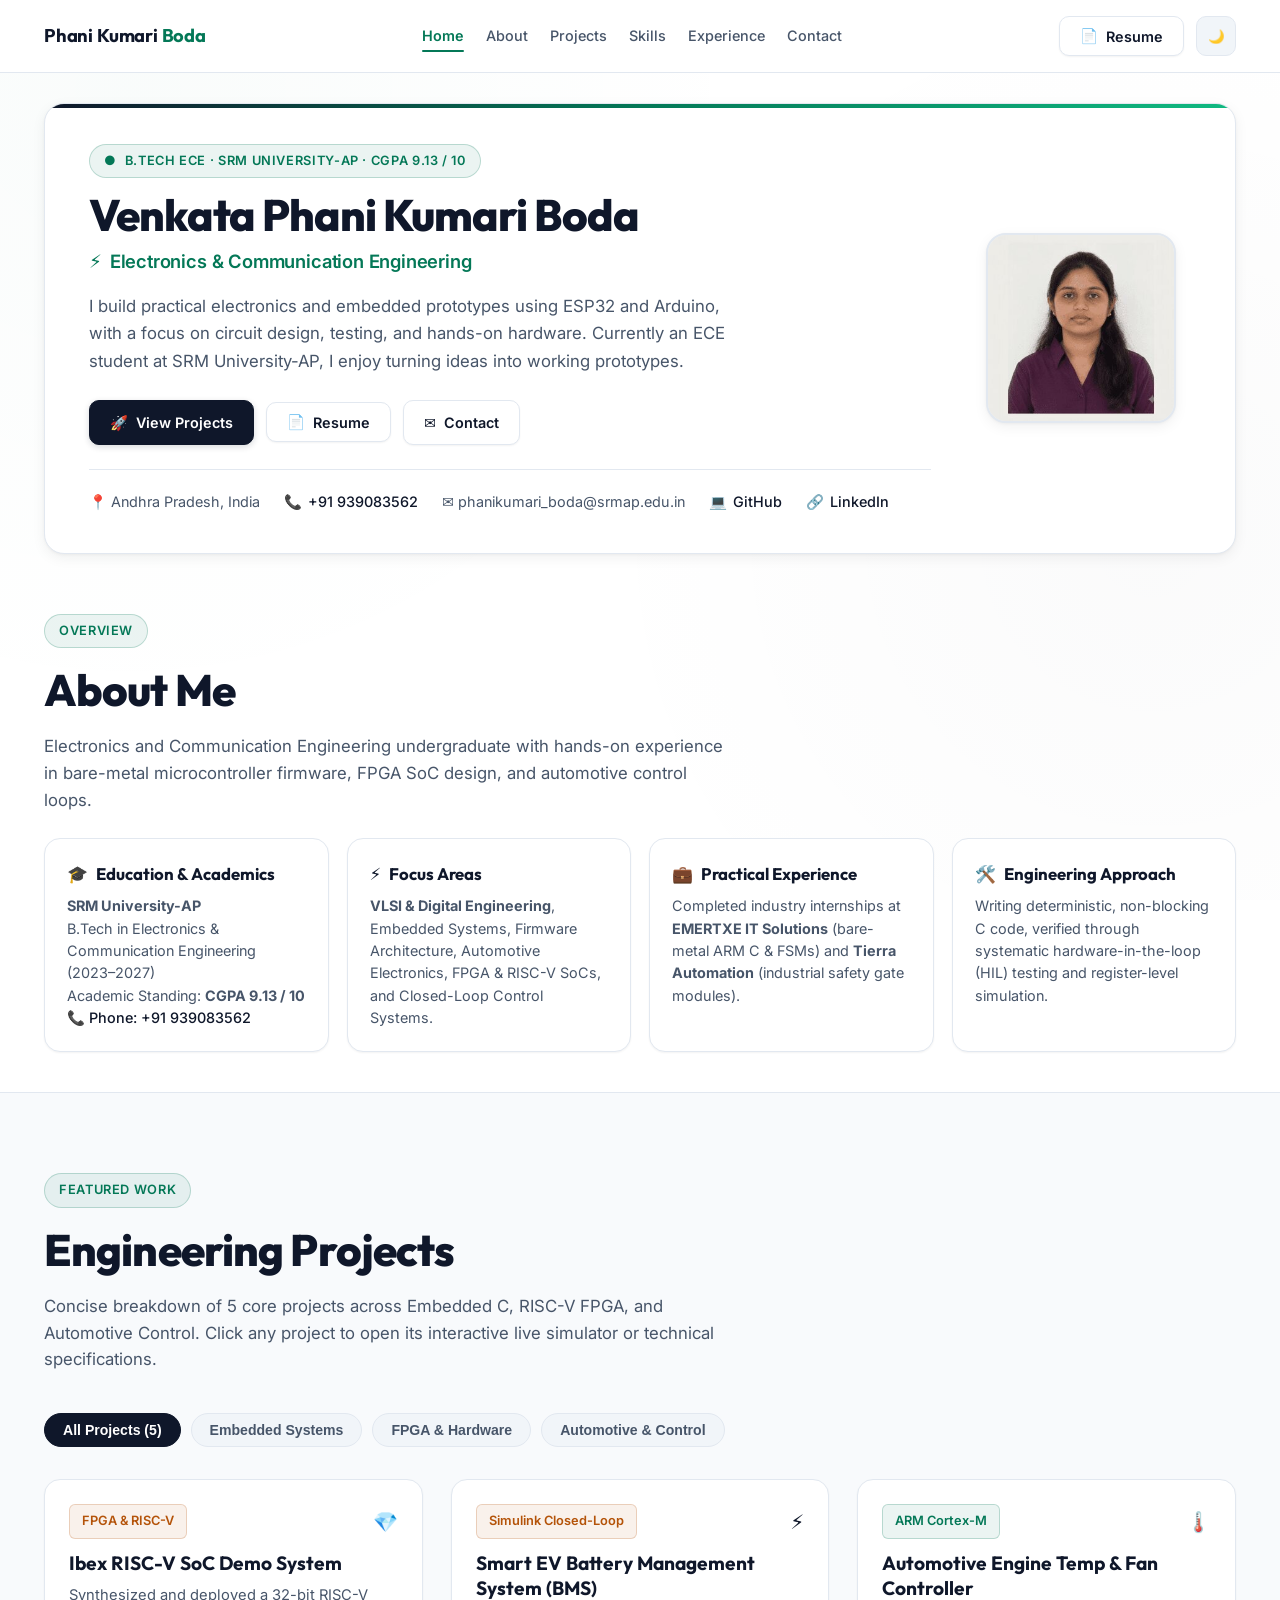
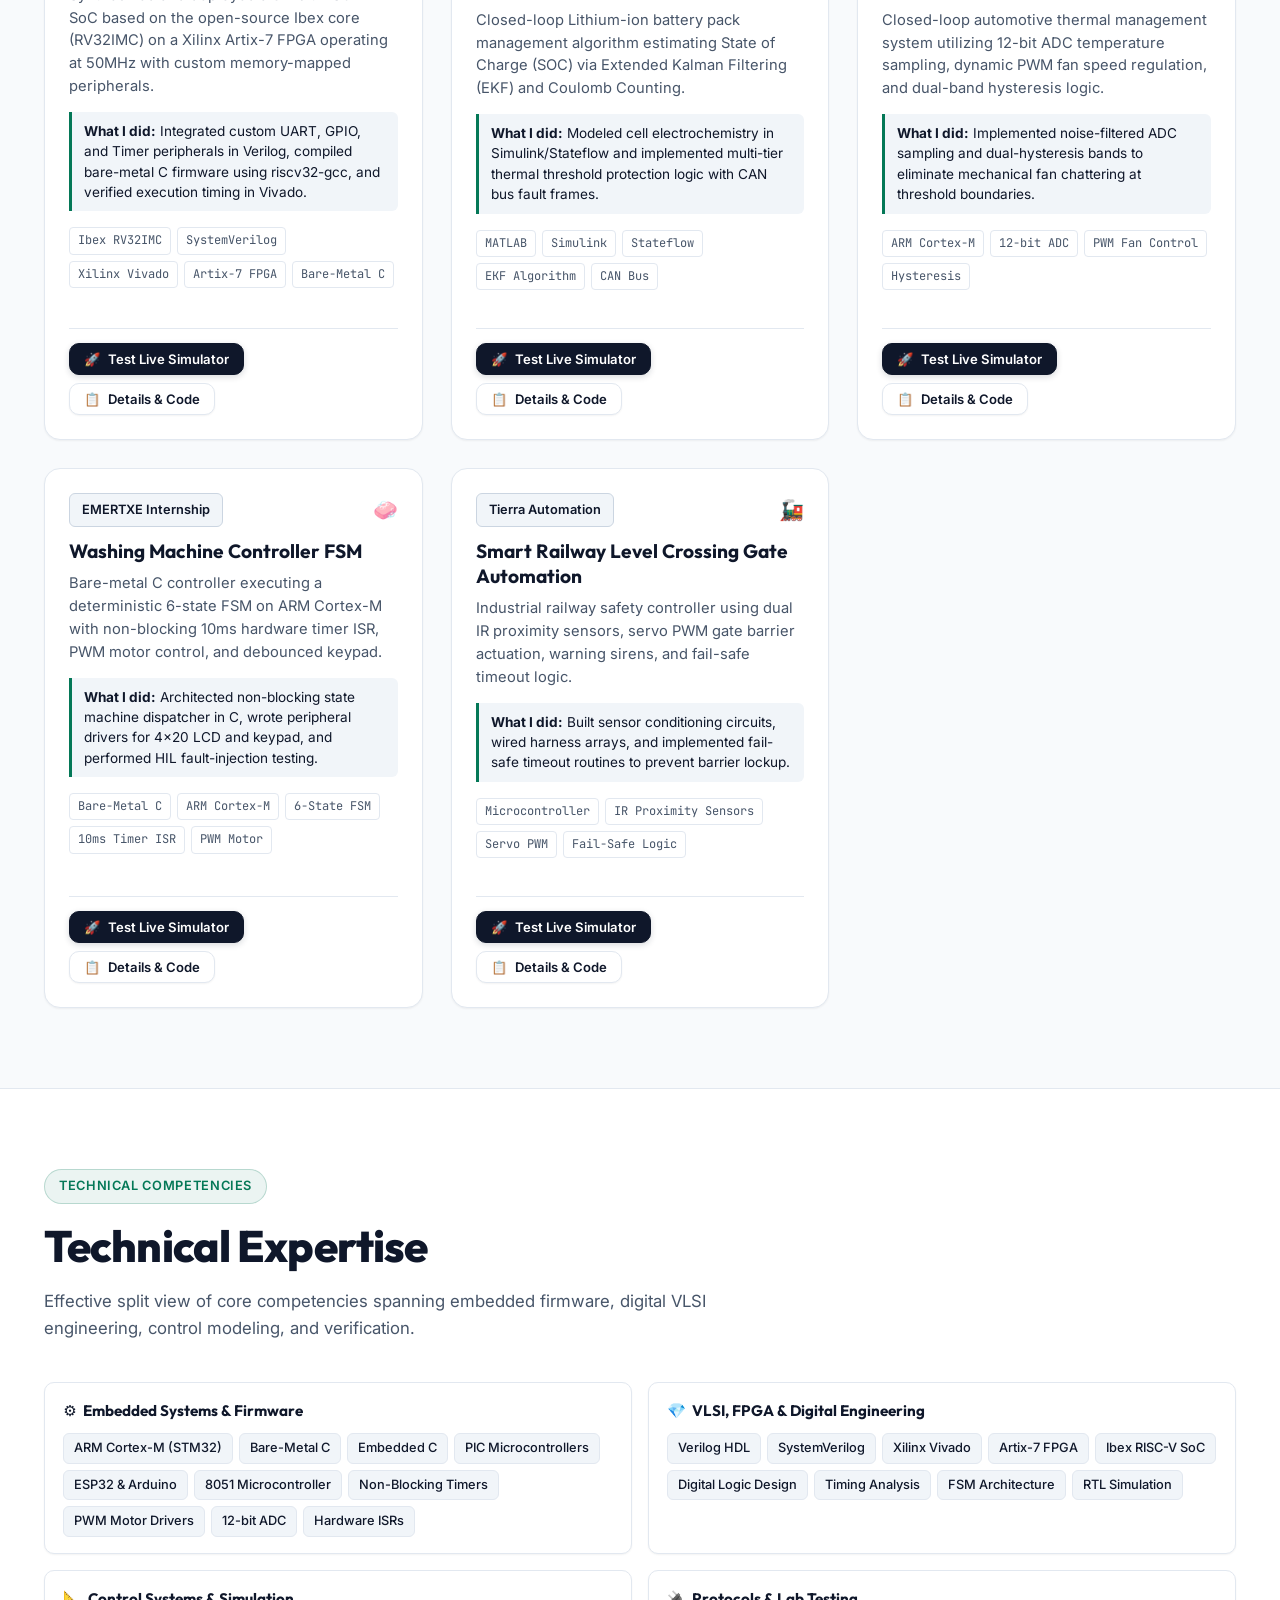
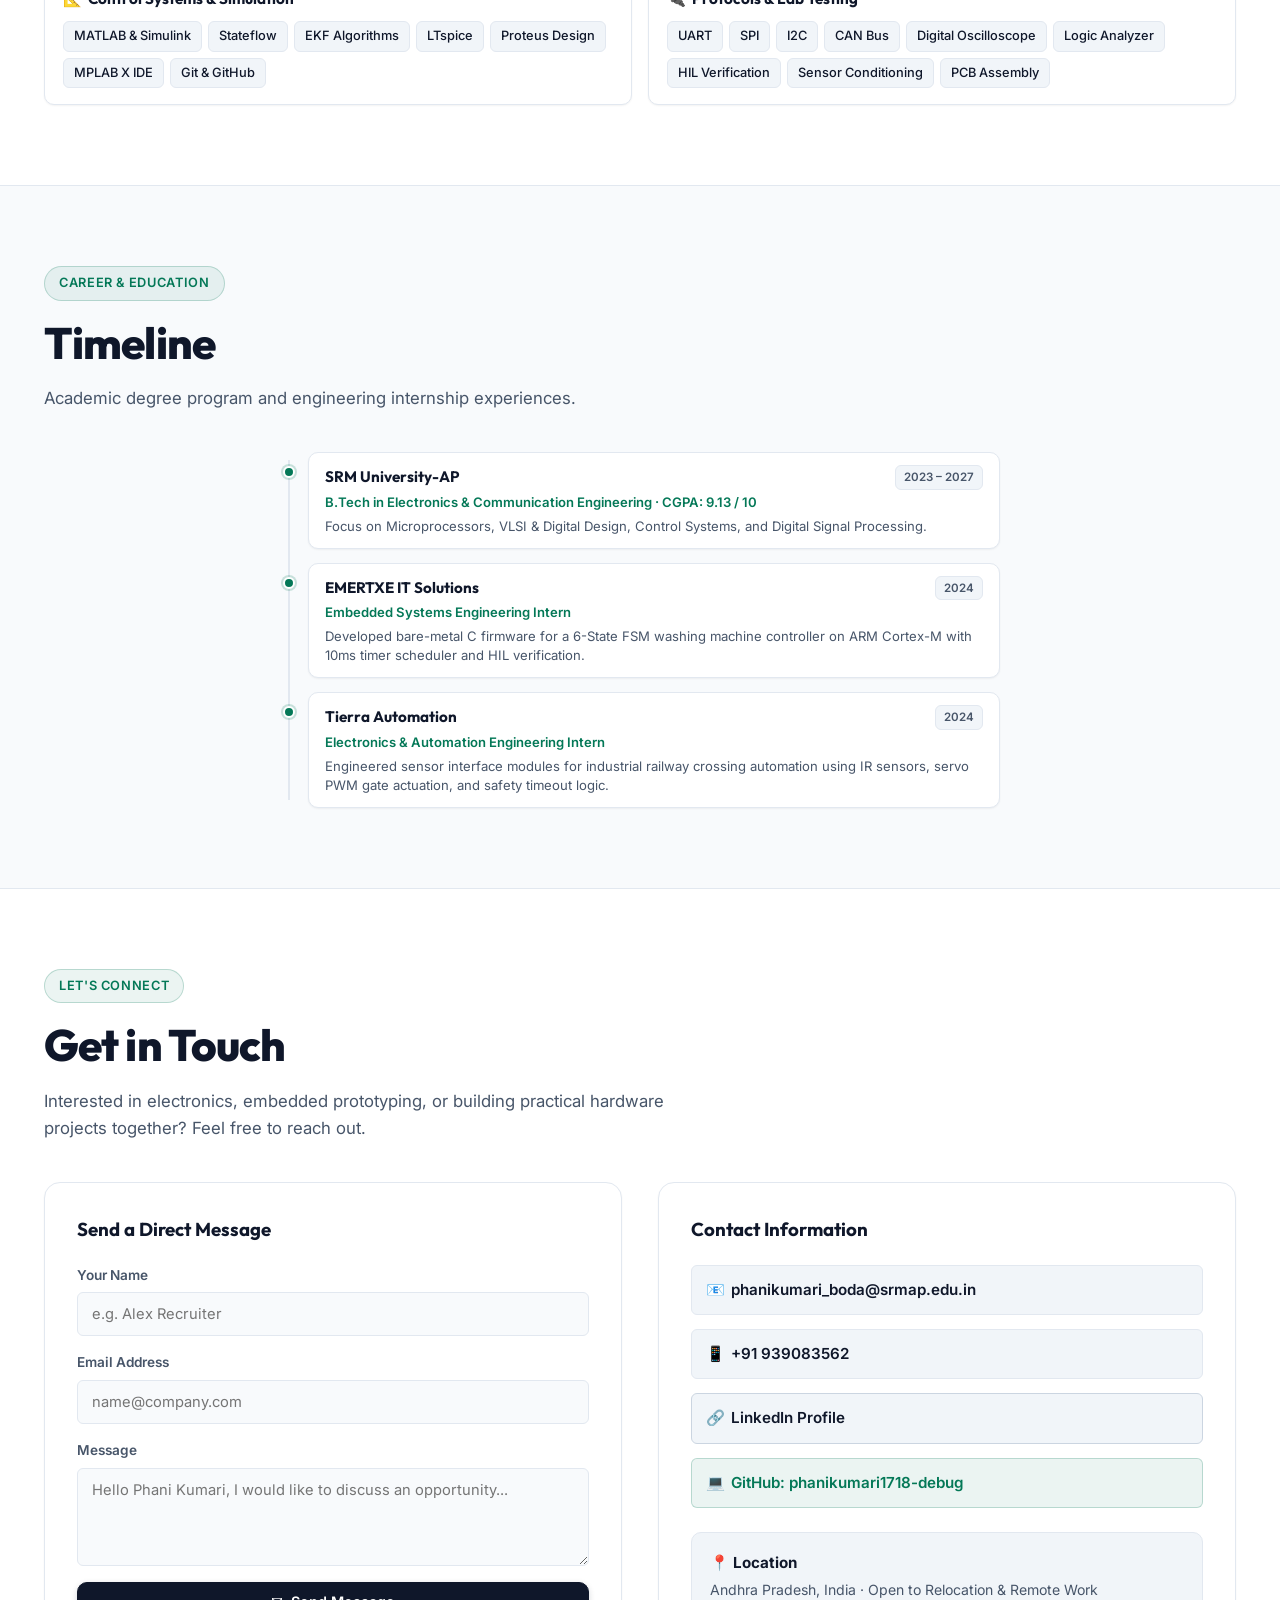
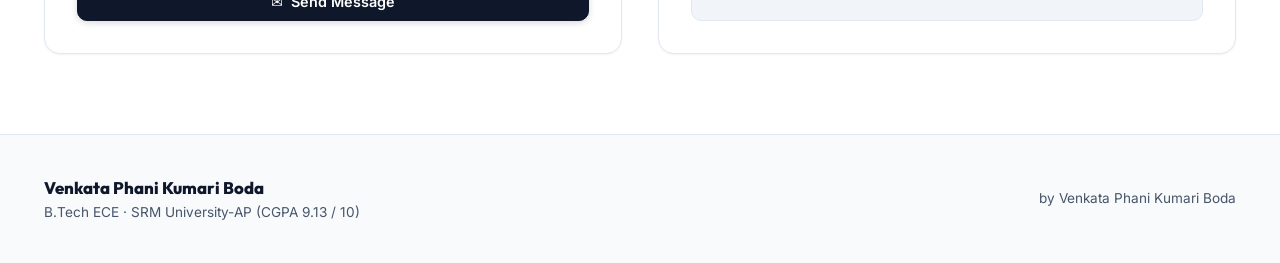
<file: index.html>
<!DOCTYPE html>
<html lang="en" data-theme="light">
<head>
  <meta charset="UTF-8">
  <meta name="viewport" content="width=device-width, initial-scale=1.0">
  <title>Venkata Phani Kumari Boda | Portfolio</title>
  <meta name="description" content="Personal portfolio of Venkata Phani Kumari Boda — Electronics & Communication Engineering student at SRM University-AP (CGPA 9.13). Embedded systems, FPGA, automotive, and hardware projects.">
  <link rel="stylesheet" href="/css/styles.css">
</head>
<body>

  <!-- NAVBAR -->
  <nav class="navbar">
    <div class="container nav-container">
      <a href="#home" class="nav-brand">
        <div class="brand-info">
          <div class="brand-name">Phani Kumari <span>Boda</span></div>
        </div>
      </a>

      <ul class="nav-links">
        <li><a href="#home" class="active">Home</a></li>
        <li><a href="#about">About</a></li>
        <li><a href="#projects">Projects</a></li>
        <li><a href="#skills">Skills</a></li>
        <li><a href="#experience">Experience</a></li>
        <li><a href="#contact">Contact</a></li>
      </ul>

      <div class="nav-actions">
        <button class="btn btn-outline nav-desktop-action" id="openResumeBtn">
          <span>📄</span> Resume
        </button>
        <button class="theme-toggle" id="themeToggleBtn" title="Toggle Theme" aria-label="Toggle Theme">
          <span id="themeIcon">🌙</span>
        </button>
        <button class="mobile-menu-btn" id="mobileMenuBtn" aria-label="Toggle navigation menu" aria-expanded="false">
          <span class="hamburger-line"></span>
          <span class="hamburger-line"></span>
          <span class="hamburger-line"></span>
        </button>
      </div>
    </div>

    <!-- Mobile Navigation Drawer -->
    <div class="mobile-nav-drawer" id="mobileNavDrawer">
      <ul class="mobile-nav-links">
        <li><a href="#home" class="mobile-nav-link active">Home</a></li>
        <li><a href="#about" class="mobile-nav-link">About</a></li>
        <li><a href="#projects" class="mobile-nav-link">Projects</a></li>
        <li><a href="#skills" class="mobile-nav-link">Skills</a></li>
        <li><a href="#experience" class="mobile-nav-link">Experience</a></li>
        <li><a href="#contact" class="mobile-nav-link">Contact</a></li>
      </ul>
      <div class="mobile-nav-actions">
        <button class="btn btn-outline" id="mobileOpenResumeBtn" style="width: 100%; justify-content: center;">
          <span>📄</span> View Resume
        </button>
      </div>
    </div>
  </nav>

  <!-- 1. PERSONAL HERO SECTION AT THE VERY TOP -->
  <section class="personal-hero-wrapper" id="home">
    <div class="container">
      <div class="personal-hero-card">
        
        <!-- LEFT: Candidate Personal Information -->
        <div class="personal-hero-info">
          <div class="section-tag" style="margin-bottom: 12px;">
            <span>●</span> B.Tech ECE · SRM University-AP · CGPA 9.13 / 10
          </div>
          <h1 class="personal-hero-name">Venkata Phani Kumari Boda</h1>
          <div class="personal-hero-degree">
            <span>⚡</span> Electronics & Communication Engineering
          </div>
          <p class="personal-hero-bio">
            I build practical electronics and embedded prototypes using ESP32 and Arduino, with a focus on circuit design, testing, and hands-on hardware. Currently an ECE student at SRM University-AP, I enjoy turning ideas into working prototypes.
          </p>

          <div class="personal-hero-cta">
            <a href="#projects" class="btn btn-primary">
              <span>🚀</span> View Projects
            </a>
            <button class="btn btn-outline" id="heroResumeBtn">
              <span>📄</span> Resume
            </button>
            <a href="#contact" class="btn btn-outline">
              <span>✉️</span> Contact
            </a>
          </div>

          <div class="personal-hero-meta">
            <span>📍 Andhra Pradesh, India</span>
            <a href="tel:+91939083562" class="copyable" data-copy="+91939083562" title="Click to call / copy">
              <span>📞</span> +91 939083562
            </a>
            <span class="copyable" data-copy="phanikumari_boda@srmap.edu.in" style="cursor: pointer;" title="Click to copy email">
              ✉️ phanikumari_boda@srmap.edu.in
            </span>
            <a href="https://github.com/phanikumari1718-debug" target="_blank" rel="noopener">
              <span>💻</span> GitHub
            </a>
            <a href="https://linkedin.com/in/phani-kumari" target="_blank" rel="noopener">
              <span>🔗</span> LinkedIn
            </a>
          </div>
        </div>

        <!-- RIGHT: Small Profile Photo Area (Clean, fixed presentation) -->
        <div class="personal-photo-container">
          <div class="personal-photo-frame">
            <img id="profilePhotoImg" src="assets/image.jpeg" alt="Venkata Phani Kumari Boda" class="personal-photo-img" onerror="this.onerror=null; this.src='public/assets/image.jpeg';">
          </div>
        </div>

      </div>
    </div>
  </section>

  <!-- 2. COMPACT ABOUT ME / PERSONAL DETAILS SECTION -->
  <section id="about" style="padding: 40px 0;">
    <div class="container">
      <div class="section-tag">Overview</div>
      <h2 class="section-title">About Me</h2>
      <p class="section-desc" style="margin-bottom: 24px;">
        Electronics and Communication Engineering undergraduate with hands-on experience in bare-metal microcontroller firmware, FPGA SoC design, and automotive control loops.
      </p>

      <div class="about-grid">
        <div class="about-card">
          <div class="about-card-title">
            <span>🎓</span> Education & Academics
          </div>
          <div class="about-card-desc">
            <b>SRM University-AP</b><br>
            B.Tech in Electronics & Communication Engineering (2023–2027)<br>
            Academic Standing: <b>CGPA 9.13 / 10</b><br>
            <span style="color: var(--text-main); font-weight: 500;">📞 Phone: +91 939083562</span>
          </div>
        </div>

        <div class="about-card">
          <div class="about-card-title">
            <span>⚡</span> Focus Areas
          </div>
          <div class="about-card-desc">
            <b>VLSI & Digital Engineering</b>, Embedded Systems, Firmware Architecture, Automotive Electronics, FPGA & RISC-V SoCs, and Closed-Loop Control Systems.
          </div>
        </div>

        <div class="about-card">
          <div class="about-card-title">
            <span>💼</span> Practical Experience
          </div>
          <div class="about-card-desc">
            Completed industry internships at <b>EMERTXE IT Solutions</b> (bare-metal ARM C & FSMs) and <b>Tierra Automation</b> (industrial safety gate modules).
          </div>
        </div>

        <div class="about-card">
          <div class="about-card-title">
            <span>🛠️</span> Engineering Approach
          </div>
          <div class="about-card-desc">
            Writing deterministic, non-blocking C code, verified through systematic hardware-in-the-loop (HIL) testing and register-level simulation.
          </div>
        </div>
      </div>
    </div>
  </section>

  <!-- 3. COMPACT PROJECTS SECTION -->
  <section id="projects" style="background: var(--bg-secondary); border-top: 1px solid var(--border-color); border-bottom: 1px solid var(--border-color);">
    <div class="container">
      <div class="section-tag">Featured Work</div>
      <h2 class="section-title">Engineering Projects</h2>
      <p class="section-desc">
        Concise breakdown of 5 core projects across Embedded C, RISC-V FPGA, and Automotive Control. Click any project to open its interactive live simulator or technical specifications.
      </p>

      <!-- Category Filter Tabs -->
      <div class="project-filters">
        <button class="filter-btn active" data-filter="all">All Projects (5)</button>
        <button class="filter-btn" data-filter="embedded">Embedded Systems</button>
        <button class="filter-btn" data-filter="hardware">FPGA & Hardware</button>
        <button class="filter-btn" data-filter="control">Automotive & Control</button>
      </div>

      <!-- Project Cards Grid -->
      <div class="projects-grid">
        
        <!-- Project 1: Ibex RISC-V SoC Demo System -->
        <div class="project-compact-card" data-category="hardware">
          <div>
            <div class="project-card-badge-row">
              <span class="badge amber">FPGA & RISC-V</span>
              <span style="font-size: 1.25rem;">💎</span>
            </div>
            <h3 class="project-compact-title">Ibex RISC-V SoC Demo System</h3>
            <p class="project-compact-desc">
              Synthesized and deployed a 32-bit RISC-V SoC based on the open-source Ibex core (RV32IMC) on a Xilinx Artix-7 FPGA operating at 50MHz with custom memory-mapped peripherals.
            </p>
            <div class="project-what-i-did">
              <b>What I did:</b> Integrated custom UART, GPIO, and Timer peripherals in Verilog, compiled bare-metal C firmware using riscv32-gcc, and verified execution timing in Vivado.
            </div>
            <div class="project-tech">
              <span class="tech-tag">Ibex RV32IMC</span>
              <span class="tech-tag">SystemVerilog</span>
              <span class="tech-tag">Xilinx Vivado</span>
              <span class="tech-tag">Artix-7 FPGA</span>
              <span class="tech-tag">Bare-Metal C</span>
            </div>
          </div>
          <div class="project-compact-actions">
            <button class="btn btn-primary open-project-modal" data-target="projectModal5" data-tab="sim" style="font-size: 0.82rem; padding: 7px 14px;">
              <span>🚀</span> Test Live Simulator
            </button>
            <button class="btn btn-outline open-project-modal" data-target="projectModal5" data-tab="code" style="font-size: 0.82rem; padding: 7px 14px;">
              <span>📋</span> Details & Code
            </button>
          </div>
        </div>

        <!-- Project 2: Smart EV Battery Management System -->
        <div class="project-compact-card" data-category="control">
          <div>
            <div class="project-card-badge-row">
              <span class="badge amber">Simulink Closed-Loop</span>
              <span style="font-size: 1.25rem;">⚡</span>
            </div>
            <h3 class="project-compact-title">Smart EV Battery Management System (BMS)</h3>
            <p class="project-compact-desc">
              Closed-loop Lithium-ion battery pack management algorithm estimating State of Charge (SOC) via Extended Kalman Filtering (EKF) and Coulomb Counting.
            </p>
            <div class="project-what-i-did">
              <b>What I did:</b> Modeled cell electrochemistry in Simulink/Stateflow and implemented multi-tier thermal threshold protection logic with CAN bus fault frames.
            </div>
            <div class="project-tech">
              <span class="tech-tag">MATLAB</span>
              <span class="tech-tag">Simulink</span>
              <span class="tech-tag">Stateflow</span>
              <span class="tech-tag">EKF Algorithm</span>
              <span class="tech-tag">CAN Bus</span>
            </div>
          </div>
          <div class="project-compact-actions">
            <button class="btn btn-primary open-project-modal" data-target="projectModal2" data-tab="sim" style="font-size: 0.82rem; padding: 7px 14px;">
              <span>🚀</span> Test Live Simulator
            </button>
            <button class="btn btn-outline open-project-modal" data-target="projectModal2" data-tab="code" style="font-size: 0.82rem; padding: 7px 14px;">
              <span>📋</span> Details & Code
            </button>
          </div>
        </div>

        <!-- Project 3: Automotive Temp & Cooling System -->
        <div class="project-compact-card" data-category="embedded control">
          <div>
            <div class="project-card-badge-row">
              <span class="badge green">ARM Cortex-M</span>
              <span style="font-size: 1.25rem;">🌡️</span>
            </div>
            <h3 class="project-compact-title">Automotive Engine Temp & Fan Controller</h3>
            <p class="project-compact-desc">
              Closed-loop automotive thermal management system utilizing 12-bit ADC temperature sampling, dynamic PWM fan speed regulation, and dual-band hysteresis logic.
            </p>
            <div class="project-what-i-did">
              <b>What I did:</b> Implemented noise-filtered ADC sampling and dual-hysteresis bands to eliminate mechanical fan chattering at threshold boundaries.
            </div>
            <div class="project-tech">
              <span class="tech-tag">ARM Cortex-M</span>
              <span class="tech-tag">12-bit ADC</span>
              <span class="tech-tag">PWM Fan Control</span>
              <span class="tech-tag">Hysteresis</span>
            </div>
          </div>
          <div class="project-compact-actions">
            <button class="btn btn-primary open-project-modal" data-target="projectModal3" data-tab="sim" style="font-size: 0.82rem; padding: 7px 14px;">
              <span>🚀</span> Test Live Simulator
            </button>
            <button class="btn btn-outline open-project-modal" data-target="projectModal3" data-tab="code" style="font-size: 0.82rem; padding: 7px 14px;">
              <span>📋</span> Details & Code
            </button>
          </div>
        </div>

        <!-- Project 4: Washing Machine Controller -->
        <div class="project-compact-card" data-category="embedded">
          <div>
            <div class="project-card-badge-row">
              <span class="badge blue">EMERTXE Internship</span>
              <span style="font-size: 1.25rem;">🧼</span>
            </div>
            <h3 class="project-compact-title">Washing Machine Controller FSM</h3>
            <p class="project-compact-desc">
              Bare-metal C controller executing a deterministic 6-state FSM on ARM Cortex-M with non-blocking 10ms hardware timer ISR, PWM motor control, and debounced keypad.
            </p>
            <div class="project-what-i-did">
              <b>What I did:</b> Architected non-blocking state machine dispatcher in C, wrote peripheral drivers for 4x20 LCD and keypad, and performed HIL fault-injection testing.
            </div>
            <div class="project-tech">
              <span class="tech-tag">Bare-Metal C</span>
              <span class="tech-tag">ARM Cortex-M</span>
              <span class="tech-tag">6-State FSM</span>
              <span class="tech-tag">10ms Timer ISR</span>
              <span class="tech-tag">PWM Motor</span>
            </div>
          </div>
          <div class="project-compact-actions">
            <button class="btn btn-primary open-project-modal" data-target="projectModal1" data-tab="sim" style="font-size: 0.82rem; padding: 7px 14px;">
              <span>🚀</span> Test Live Simulator
            </button>
            <button class="btn btn-outline open-project-modal" data-target="projectModal1" data-tab="code" style="font-size: 0.82rem; padding: 7px 14px;">
              <span>📋</span> Details & Code
            </button>
          </div>
        </div>

        <!-- Project 5: Smart Railway Level Crossing Gate -->
        <div class="project-compact-card" data-category="embedded hardware">
          <div>
            <div class="project-card-badge-row">
              <span class="badge blue">Tierra Automation</span>
              <span style="font-size: 1.25rem;">🚂</span>
            </div>
            <h3 class="project-compact-title">Smart Railway Level Crossing Gate Automation</h3>
            <p class="project-compact-desc">
              Industrial railway safety controller using dual IR proximity sensors, servo PWM gate barrier actuation, warning sirens, and fail-safe timeout logic.
            </p>
            <div class="project-what-i-did">
              <b>What I did:</b> Built sensor conditioning circuits, wired harness arrays, and implemented fail-safe timeout routines to prevent barrier lockup.
            </div>
            <div class="project-tech">
              <span class="tech-tag">Microcontroller</span>
              <span class="tech-tag">IR Proximity Sensors</span>
              <span class="tech-tag">Servo PWM</span>
              <span class="tech-tag">Fail-Safe Logic</span>
            </div>
          </div>
          <div class="project-compact-actions">
            <button class="btn btn-primary open-project-modal" data-target="projectModal4" data-tab="sim" style="font-size: 0.82rem; padding: 7px 14px;">
              <span>🚀</span> Test Live Simulator
            </button>
            <button class="btn btn-outline open-project-modal" data-target="projectModal4" data-tab="code" style="font-size: 0.82rem; padding: 7px 14px;">
              <span>📋</span> Details & Code
            </button>
          </div>
        </div>

      </div>
    </div>
  </section>

  <!-- 4. TECHNICAL EXPERTISE (EFFECTIVE 2-BOX SPLIT VIEW) -->
  <section id="skills">
    <div class="container">
      <div class="section-tag">Technical Competencies</div>
      <h2 class="section-title">Technical Expertise</h2>
      <p class="section-desc">
        Effective split view of core competencies spanning embedded firmware, digital VLSI engineering, control modeling, and verification.
      </p>

      <div class="skills-grid">
        
        <!-- Box 1: Embedded Systems & Firmware -->
        <div class="skill-category">
          <div class="skill-cat-title">
            <span class="cat-icon">⚙️</span> Embedded Systems & Firmware
          </div>
          <div class="skill-tags-cloud">
            <span class="skill-pill">ARM Cortex-M (STM32)</span>
            <span class="skill-pill">Bare-Metal C</span>
            <span class="skill-pill">Embedded C</span>
            <span class="skill-pill">PIC Microcontrollers</span>
            <span class="skill-pill">ESP32 & Arduino</span>
            <span class="skill-pill">8051 Microcontroller</span>
            <span class="skill-pill">Non-Blocking Timers</span>
            <span class="skill-pill">PWM Motor Drivers</span>
            <span class="skill-pill">12-bit ADC</span>
            <span class="skill-pill">Hardware ISRs</span>
          </div>
        </div>

        <!-- Box 2: VLSI, FPGA & Digital Engineering -->
        <div class="skill-category">
          <div class="skill-cat-title">
            <span class="cat-icon">💎</span> VLSI, FPGA & Digital Engineering
          </div>
          <div class="skill-tags-cloud">
            <span class="skill-pill">Verilog HDL</span>
            <span class="skill-pill">SystemVerilog</span>
            <span class="skill-pill">Xilinx Vivado</span>
            <span class="skill-pill">Artix-7 FPGA</span>
            <span class="skill-pill">Ibex RISC-V SoC</span>
            <span class="skill-pill">Digital Logic Design</span>
            <span class="skill-pill">Timing Analysis</span>
            <span class="skill-pill">FSM Architecture</span>
            <span class="skill-pill">RTL Simulation</span>
          </div>
        </div>

        <!-- Box 3: Control Systems & EDA Software -->
        <div class="skill-category">
          <div class="skill-cat-title">
            <span class="cat-icon">📐</span> Control Systems & Simulation
          </div>
          <div class="skill-tags-cloud">
            <span class="skill-pill">MATLAB & Simulink</span>
            <span class="skill-pill">Stateflow</span>
            <span class="skill-pill">EKF Algorithms</span>
            <span class="skill-pill">LTspice</span>
            <span class="skill-pill">Proteus Design</span>
            <span class="skill-pill">MPLAB X IDE</span>
            <span class="skill-pill">Git & GitHub</span>
          </div>
        </div>

        <!-- Box 4: Protocols, Hardware & Test Verification -->
        <div class="skill-category">
          <div class="skill-cat-title">
            <span class="cat-icon">🔌</span> Protocols & Lab Testing
          </div>
          <div class="skill-tags-cloud">
            <span class="skill-pill">UART</span>
            <span class="skill-pill">SPI</span>
            <span class="skill-pill">I2C</span>
            <span class="skill-pill">CAN Bus</span>
            <span class="skill-pill">Digital Oscilloscope</span>
            <span class="skill-pill">Logic Analyzer</span>
            <span class="skill-pill">HIL Verification</span>
            <span class="skill-pill">Sensor Conditioning</span>
            <span class="skill-pill">PCB Assembly</span>
          </div>
        </div>

      </div>
    </div>
  </section>

  <!-- 5. EXPERIENCE & EDUCATION (COMPACT, SIMPLE TIMELINE) -->
  <section id="experience" style="background: var(--bg-secondary); border-top: 1px solid var(--border-color); border-bottom: 1px solid var(--border-color);">
    <div class="container">
      <div class="section-tag">Career & Education</div>
      <h2 class="section-title">Timeline</h2>
      <p class="section-desc">
        Academic degree program and engineering internship experiences.
      </p>

      <div class="timeline">
        
        <!-- SRM University -->
        <div class="timeline-item">
          <div class="timeline-dot"></div>
          <div class="timeline-card">
            <div class="timeline-header-row">
              <div class="timeline-title">SRM University-AP</div>
              <span class="timeline-date-badge">2023 – 2027</span>
            </div>
            <div class="timeline-subtitle">B.Tech in Electronics & Communication Engineering · CGPA: 9.13 / 10</div>
            <div class="timeline-desc">
              Focus on Microprocessors, VLSI & Digital Design, Control Systems, and Digital Signal Processing.
            </div>
          </div>
        </div>

        <!-- EMERTXE Internship -->
        <div class="timeline-item">
          <div class="timeline-dot"></div>
          <div class="timeline-card">
            <div class="timeline-header-row">
              <div class="timeline-title">EMERTXE IT Solutions</div>
              <span class="timeline-date-badge">2024</span>
            </div>
            <div class="timeline-subtitle">Embedded Systems Engineering Intern</div>
            <div class="timeline-desc">
              Developed bare-metal C firmware for a 6-State FSM washing machine controller on ARM Cortex-M with 10ms timer scheduler and HIL verification.
            </div>
          </div>
        </div>

        <!-- Tierra Automation Internship -->
        <div class="timeline-item">
          <div class="timeline-dot"></div>
          <div class="timeline-card">
            <div class="timeline-header-row">
              <div class="timeline-title">Tierra Automation</div>
              <span class="timeline-date-badge">2024</span>
            </div>
            <div class="timeline-subtitle">Electronics & Automation Engineering Intern</div>
            <div class="timeline-desc">
              Engineered sensor interface modules for industrial railway crossing automation using IR sensors, servo PWM gate actuation, and safety timeout logic.
            </div>
          </div>
        </div>

      </div>
    </div>
  </section>

  <!-- 6. CONTACT SECTION -->
  <section id="contact">
    <div class="container">
      <div class="section-tag">Let's Connect</div>
      <h2 class="section-title">Get in Touch</h2>
      <p class="section-desc">
        Interested in electronics, embedded prototyping, or building practical hardware projects together? Feel free to reach out.
      </p>

      <div class="contact-grid">
        <!-- Contact Form -->
        <div class="contact-card">
          <h3 style="font-family: var(--font-heading); font-weight: 700; margin-bottom: 20px;">Send a Direct Message</h3>
          <form class="contact-form" id="contactForm">
            <div class="form-group">
              <label for="name">Your Name</label>
              <input type="text" id="name" class="form-input" placeholder="e.g. Alex Recruiter" required>
            </div>
            <div class="form-group">
              <label for="email">Email Address</label>
              <input type="email" id="email" class="form-input" placeholder="name@company.com" required>
            </div>
            <div class="form-group">
              <label for="message">Message</label>
              <textarea id="message" rows="4" class="form-textarea" placeholder="Hello Phani Kumari, I would like to discuss an opportunity..." required></textarea>
            </div>
            <button type="submit" class="btn btn-primary" style="justify-content: center;">
              <span>✉️</span> Send Message
            </button>
          </form>
        </div>

        <!-- Contact Info & Quick Copy Cards -->
        <div class="contact-card" style="display: flex; flex-direction: column; justify-content: space-between;">
          <div>
            <h3 style="font-family: var(--font-heading); font-weight: 700; margin-bottom: 20px;">Contact Information</h3>
            
            <div style="display: flex; flex-direction: column; gap: 14px;">
              <div class="badge copyable" data-copy="phanikumari_boda@srmap.edu.in" style="padding: 12px 14px; font-size: 0.95rem; cursor: pointer;" title="Click to copy email">
                <span>📧</span> phanikumari_boda@srmap.edu.in
              </div>

              <div class="badge copyable" data-copy="+91939083562" style="padding: 12px 14px; font-size: 0.95rem; cursor: pointer;" title="Click to copy phone">
                <span>📱</span> +91 939083562
              </div>

              <a href="https://linkedin.com/in/phani-kumari" target="_blank" rel="noopener" class="badge blue" style="padding: 12px 14px; font-size: 0.95rem;">
                <span>🔗</span> LinkedIn Profile
              </a>

              <a href="https://github.com/phanikumari1718-debug" target="_blank" rel="noopener" class="badge green" style="padding: 12px 14px; font-size: 0.95rem;">
                <span>💻</span> GitHub: phanikumari1718-debug
              </a>
            </div>
          </div>

          <div style="margin-top: 24px; background: var(--bg-tertiary); padding: 18px; border-radius: var(--radius-md); border: 1px solid var(--border-color);">
            <div style="font-weight: 700; margin-bottom: 4px; font-size: 0.95rem;">📍 Location</div>
            <div style="font-size: 0.88rem; color: var(--text-muted);">Andhra Pradesh, India · Open to Relocation & Remote Work</div>
          </div>
        </div>
      </div>
    </div>
  </section>

  <!-- FOOTER -->
  <footer>
    <div class="container footer-inner">
      <div>
        <div style="font-family: var(--font-heading); font-weight: 800; font-size: 1.05rem; color: var(--text-main);">
          Venkata Phani Kumari Boda
        </div>
        <div style="font-size: 0.85rem; color: var(--text-muted);">B.Tech ECE · SRM University-AP (CGPA 9.13 / 10)</div>
      </div>
      <div style="font-size: 0.85rem; color: var(--text-muted);">
        by Venkata Phani Kumari Boda
      </div>
    </div>
  </footer>

  <!-- ==========================================================================
       MODALS: RESUME + ALL 5 DEDICATED PROJECT SIMULATORS & TECHNICAL DEEP-DIVES
       ========================================================================== -->

  <!-- RESUME MODAL -->
  <div class="modal-backdrop" id="resumeModal">
    <div class="modal-content">
      <button class="modal-close" aria-label="Close modal">✕</button>
      <div style="display: flex; justify-content: space-between; align-items: center; border-bottom: 1px solid var(--border-color); padding-bottom: 16px; margin-bottom: 24px;">
        <h2 style="font-family: var(--font-heading); font-weight: 800; font-size: 1.5rem;">Resume — Phani Kumari Boda</h2>
        <button class="btn btn-primary" onclick="window.print()"><span>🖨️</span> Print / Save PDF</button>
      </div>

      <div style="font-size: 0.92rem; line-height: 1.7; color: var(--text-main);">
        <h3 style="color: var(--accent-emerald); margin-bottom: 4px;">Venkata Phani Kumari Boda</h3>
        <p style="color: var(--text-muted); margin-bottom: 16px;">
          phanikumari_boda@srmap.edu.in | +91 939083562 | Andhra Pradesh, India<br>
          LinkedIn: linkedin.com/in/phani-kumari | GitHub: github.com/phanikumari1718-debug
        </p>

        <h4 style="border-bottom: 1px solid var(--border-color); padding-bottom: 4px; margin: 16px 0 8px; color: var(--accent-emerald);">EDUCATION</h4>
        <p><b>B.Tech in Electronics & Communication Engineering (ECE)</b> — SRM University-AP (2023 – 2027)</p>
        <p>Current CGPA: <b>9.13 / 10</b></p>

        <h4 style="border-bottom: 1px solid var(--border-color); padding-bottom: 4px; margin: 16px 0 8px; color: var(--accent-emerald);">TECHNICAL SKILLS</h4>
        <p><b>Languages & Firmware:</b> Bare-Metal C, Embedded C, C++, Python, Verilog HDL, SystemVerilog, 8051 Assembly</p>
        <p><b>VLSI & Architectures:</b> Xilinx Artix-7 FPGA, Ibex RISC-V RV32IMC SoC, ARM Cortex-M, ESP32, Arduino, PIC16/18</p>
        <p><b>Control & EDA Tools:</b> MATLAB, Simulink, Stateflow, Xilinx Vivado, LTspice, Proteus, MPLAB X IDE</p>
        <p><b>Peripherals & Testing:</b> Timer ISR, PWM, 12-bit ADC, UART, SPI, I2C, CAN Bus, HIL Testing, Oscilloscope, Soldering</p>

        <h4 style="border-bottom: 1px solid var(--border-color); padding-bottom: 4px; margin: 16px 0 8px; color: var(--accent-emerald);">EXPERIENCE & INTERNSHIPS</h4>
        <p><b>EMERTXE IT Solutions</b> — Embedded Systems Engineering Intern (2024)</p>
        <ul style="margin-left: 20px; color: var(--text-muted);">
          <li>Developed bare-metal C firmware for a 6-State FSM Washing Machine Controller on ARM Cortex-M.</li>
          <li>Implemented 10ms hardware timer ISR, PWM motor regulation, LCD parallel driver, and matrix keypad scanner.</li>
          <li>Executed HIL fault-injection testing with zero undefined state failures.</li>
        </ul>

        <p style="margin-top: 10px;"><b>Tierra Automation</b> — Electronics & Automation Engineering Intern (2024)</p>
        <ul style="margin-left: 20px; color: var(--text-muted);">
          <li>Engineered microcontroller sensor interface modules for industrial level-crossing gate automation.</li>
          <li>Integrated dual IR proximity sensors, servo PWM gate actuators, and fail-safe matrix safety logic.</li>
        </ul>
      </div>
    </div>
  </div>

  <!-- PROJECT 1 MODAL: Washing Machine Controller -->
  <div class="modal-backdrop" id="projectModal1">
    <div class="modal-content">
      <button class="modal-close" aria-label="Close modal">✕</button>
      <div style="border-bottom: 1px solid var(--border-color); padding-bottom: 14px; margin-bottom: 16px;">
        <span class="badge blue">Project 1</span>
        <h2 style="font-family: var(--font-heading); font-weight: 800; font-size: 1.5rem; margin-top: 6px;">
          Washing Machine Controller (ARM Cortex-M Bare-Metal C)
        </h2>
      </div>

      <!-- Modal Tabs: Live Simulator vs Code & Specs -->
      <div class="modal-tabs">
        <button class="modal-tab-btn active" data-tab="sim">🚀 Live Interactive Simulator</button>
        <button class="modal-tab-btn" data-tab="code">💻 Firmware Code & Flow</button>
      </div>

      <!-- TAB PANE 1: Live Interactive Simulator -->
      <div class="modal-tab-pane active" data-pane="sim">
        <div class="sim-container" style="margin-top: 10px; margin-bottom: 16px;">
          <div class="sim-hardware-box">
            <div class="sim-box-title">
              <span>📟 Hardware Panel (LCD & 3x4 Matrix Keypad)</span>
              <span class="badge green" style="font-size: 0.75rem;">10ms Scan</span>
            </div>
            <div class="lcd-display-case">
              <div class="lcd-screen-inner">
                <div class="lcd-line" id="lcdLine1_p1">READY -- PRESS START<span class="lcd-cursor"></span></div>
                <div class="lcd-line" id="lcdLine2_p1">MODE: STANDARD [3x4]</div>
              </div>
            </div>
            <div class="keypad-grid">
              <button class="key-btn btn-start" onclick="window.simulator.handleKeyPress('START')">▶ START</button>
              <button class="key-btn btn-stop" onclick="window.simulator.handleKeyPress('STOP')">⏹ STOP</button>
              <button class="key-btn" onclick="window.simulator.handleKeyPress('MODE')">⚙ MODE</button>
              <button class="key-btn" onclick="window.simulator.handleKeyPress('WASH_DIRECT')">1 WASH</button>
              <button class="key-btn" onclick="window.simulator.handleKeyPress('RINSE_DIRECT')">2 RINSE</button>
              <button class="key-btn" onclick="window.simulator.handleKeyPress('SPIN_DIRECT')">3 SPIN</button>
            </div>
          </div>
          <div class="sim-telemetry-box">
            <div class="sim-box-title">
              <span>📈 Motor PWM Oscilloscope</span>
              <span class="badge blue">TIM2 PWM</span>
            </div>
            <div class="scope-container">
              <canvas id="pwmScopeCanvas_p1" class="scope-canvas" width="400" height="110"></canvas>
            </div>
            <div class="fsm-states-tracker" style="margin-top: 10px;">
              <div class="fsm-state-pill active">IDLE</div>
              <div class="fsm-state-pill">WASH (40%)</div>
              <div class="fsm-state-pill">RINSE (30%)</div>
              <div class="fsm-state-pill">SPIN (85%)</div>
              <div class="fsm-state-pill">DRAIN (0%)</div>
              <div class="fsm-state-pill">PAUSED</div>
            </div>
          </div>
        </div>
      </div>

      <!-- TAB PANE 2: Firmware Code & Flow -->
      <div class="modal-tab-pane" data-pane="code">
        <div style="font-size: 0.92rem; line-height: 1.65;">
          <p style="margin-bottom: 12px; color: var(--text-muted);">
            Deterministic 6-state FSM inside <code>wash_cycle_fsm.c</code>. A non-blocking 10ms hardware timer interrupt decrements remaining cycle time and scans the matrix keypad.
          </p>
          <div class="code-viewer" style="margin-bottom: 16px;">
            <div class="code-header">
              <span class="code-title">wash_cycle_fsm.c — State Machine Dispatcher</span>
              <span class="badge blue">C99 Bare-Metal</span>
            </div>
            <pre class="code-body"><span class="code-kw">while</span> (<span class="code-num">1</span>) {
    <span class="code-fn">keypad_scan</span>();
    <span class="code-fn">scheduler_tick</span>();

    <span class="code-kw">switch</span> (current_state) {
        <span class="code-kw">case</span> <span class="code-var">STATE_IDLE</span>:
            <span class="code-fn">lcd_print</span>(<span class="code-str">"READY -- PRESS START"</span>);
            <span class="code-kw">if</span> (<span class="code-fn">key_pressed</span>(<span class="code-var">KEY_START</span>)) {
                <span class="code-fn">timer_load</span>(<span class="code-num">480</span>); <span class="code-cmt">/* 8 min wash */</span>
                <span class="code-fn">pwm_set_duty</span>(<span class="code-num">40</span>);  <span class="code-cmt">/* 40% PWM duty */</span>
                current_state = <span class="code-var">STATE_WASH</span>;
            }
            <span class="code-kw">break</span>;

        <span class="code-kw">case</span> <span class="code-var">STATE_WASH</span>:
            <span class="code-fn">lcd_print_format</span>(<span class="code-str">"WASH %02d:%02d"</span>, rem_m, rem_s);
            <span class="code-kw">if</span> (<span class="code-fn">key_pressed</span>(<span class="code-var">KEY_STOP</span>)) { <span class="code-fn">enter_paused</span>(); <span class="code-kw">break</span>; }
            <span class="code-kw">if</span> (<span class="code-fn">timer_expired</span>())      { <span class="code-fn">transition_to</span>(<span class="code-var">STATE_RINSE</span>); }
            <span class="code-kw">break</span>;
    }
}</pre>
          </div>
        </div>
      </div>

    </div>
  </div>

  <!-- PROJECT 2 MODAL: EV Battery Management System -->
  <div class="modal-backdrop" id="projectModal2">
    <div class="modal-content">
      <button class="modal-close" aria-label="Close modal">✕</button>
      <div style="border-bottom: 1px solid var(--border-color); padding-bottom: 14px; margin-bottom: 16px;">
        <span class="badge amber">Project 2</span>
        <h2 style="font-family: var(--font-heading); font-weight: 800; font-size: 1.5rem; margin-top: 6px;">
          Smart EV Battery Management System (Simulink & EKF)
        </h2>
      </div>

      <div class="modal-tabs">
        <button class="modal-tab-btn active" data-tab="sim">🚀 Live Interactive Simulator</button>
        <button class="modal-tab-btn" data-tab="code">💻 EKF Formulation & Flow</button>
      </div>

      <!-- TAB PANE 1: Live Interactive Simulator -->
      <div class="modal-tab-pane active" data-pane="sim">
        <div class="sim-container" style="margin-top: 10px; margin-bottom: 16px;">
          <div class="sim-hardware-box">
            <div class="sim-box-title">
              <span>🔋 Dynamic Battery Cell Inputs</span>
              <span class="badge amber" style="font-size: 0.75rem;">Simulink Loop</span>
            </div>
            <div style="margin-bottom: 16px;">
              <div style="display: flex; justify-content: space-between; margin-bottom: 6px;">
                <label style="font-size: 0.85rem; font-weight: 600;">Cell Temperature (°C):</label>
                <span id="bmsTempVal_p2" style="font-weight: 700; color: var(--accent-amber);">35.0 °C</span>
              </div>
              <input type="range" id="bmsTempSlider_p2" min="20" max="75" value="35" step="1" style="width: 100%;">
            </div>
            <div>
              <div style="display: flex; justify-content: space-between; margin-bottom: 6px;">
                <label style="font-size: 0.85rem; font-weight: 600;">Pack Discharge Current (A):</label>
                <span id="bmsCurrentVal_p2" style="font-weight: 700; color: var(--accent-emerald);">25.0 A</span>
              </div>
              <input type="range" id="bmsCurrentSlider_p2" min="0" max="110" value="25" step="5" style="width: 100%;">
            </div>
          </div>

          <div class="sim-telemetry-box">
            <div class="sim-box-title">
              <span>📊 Real-Time State Telemetry</span>
              <span id="bmsRelayBadge_p2" class="badge green">✅ RELAY CLOSED</span>
            </div>
            <div style="display: grid; grid-template-columns: 1fr 1fr; gap: 12px;">
              <div style="background: var(--bg-tertiary); padding: 12px; border-radius: var(--radius-sm);">
                <div style="font-size: 0.75rem; color: var(--text-muted);">EKF ESTIMATED SOC</div>
                <div id="bmsSocVal_p2" style="font-size: 1.4rem; font-weight: 800; color: var(--accent-emerald);">81.8 %</div>
              </div>
              <div style="background: var(--bg-tertiary); padding: 12px; border-radius: var(--radius-sm);">
                <div style="font-size: 0.75rem; color: var(--text-muted);">ESTIMATION ERROR</div>
                <div id="bmsEkfVal_p2" style="font-size: 1.4rem; font-weight: 800; color: var(--text-main);">± 2.00 %</div>
              </div>
            </div>
            <div style="background: var(--code-bg); color: #34D399; font-family: var(--font-mono); font-size: 0.8rem; padding: 10px; border-radius: var(--radius-sm);" id="bmsCanFrame_p2">
              0x012 | SOC=81.8% | TEMP=35.0C | V_CELL=3.78V
            </div>
          </div>
        </div>
      </div>

      <!-- TAB PANE 2: EKF Formulation -->
      <div class="modal-tab-pane" data-pane="code">
        <div style="font-size: 0.92rem; line-height: 1.65;">
          <p style="margin-bottom: 12px; color: var(--text-muted);">
            Formulated Extended Kalman Filter (EKF) algorithm in MATLAB to correct voltage nonlinearities across operating temperatures.
          </p>
          <div class="code-viewer">
            <div class="code-header">
              <span class="code-title">ekf_soc_observer.m — Kalman Estimation Matrix</span>
              <span class="badge amber">MATLAB / Simulink</span>
            </div>
            <pre class="code-body"><span class="code-cmt">% Predict state vector [SOC, V_rc]</span>
<span class="code-var">x_hat</span> = A * x_prev + B * I_pack;
<span class="code-var">P</span> = A * P_prev * A' + Q;

<span class="code-cmt">% Compute Kalman Gain</span>
<span class="code-var">K</span> = P * H' * inv(H * P * H' + R);
<span class="code-var">x_hat</span> = x_hat + K * (V_measured - V_ocv(SOC));</pre>
          </div>
        </div>
      </div>

    </div>
  </div>

  <!-- PROJECT 3 MODAL: Automotive Temp Controller -->
  <div class="modal-backdrop" id="projectModal3">
    <div class="modal-content">
      <button class="modal-close" aria-label="Close modal">✕</button>
      <div style="border-bottom: 1px solid var(--border-color); padding-bottom: 14px; margin-bottom: 16px;">
        <span class="badge green">Project 3</span>
        <h2 style="font-family: var(--font-heading); font-weight: 800; font-size: 1.5rem; margin-top: 6px;">
          Automotive Engine Temp & PWM Fan Controller
        </h2>
      </div>

      <div class="modal-tabs">
        <button class="modal-tab-btn active" data-tab="sim">🚀 Live Interactive Simulator</button>
        <button class="modal-tab-btn" data-tab="code">💻 ADC Driver & Hysteresis</button>
      </div>

      <!-- TAB PANE 1: Simulator -->
      <div class="modal-tab-pane active" data-pane="sim">
        <div class="sim-container" style="margin-top: 10px; margin-bottom: 16px;">
          <div class="sim-hardware-box">
            <div class="sim-box-title">
              <span>🌡️ Engine Temperature Input</span>
              <span class="badge green">12-bit ADC</span>
            </div>
            <div style="margin-bottom: 16px;">
              <div style="display: flex; justify-content: space-between; margin-bottom: 6px;">
                <label style="font-size: 0.85rem; font-weight: 600;">Engine Coolant Temp:</label>
                <span id="autoTempDisplay_p3" style="font-weight: 700; color: var(--accent-emerald);">75.0 °C</span>
              </div>
              <input type="range" id="autoTempSlider_p3" min="40" max="120" value="75" step="1" style="width: 100%;">
            </div>
            <div style="font-size: 0.82rem; color: var(--text-muted);">
              Thresholds: &lt;65°C: Fan OFF | 65-85°C: 30% PWM | 85-105°C: Dynamic PID | &gt;105°C: 100% Emergency
            </div>
          </div>

          <div class="sim-telemetry-box">
            <div class="sim-box-title">
              <span>🌀 Cooling System Response</span>
              <span id="autoStateBadge_p3" class="badge blue">FAN ACTIVE</span>
            </div>
            <div style="display: grid; grid-template-columns: 1fr 1fr; gap: 12px;">
              <div style="background: var(--bg-tertiary); padding: 12px; border-radius: var(--radius-sm);">
                <div style="font-size: 0.75rem; color: var(--text-muted);">ADC RAW VALUE (12-BIT)</div>
                <div id="autoAdcDisplay_p3" style="font-size: 1.3rem; font-weight: 800; color: var(--text-main);">0xA00 (2560)</div>
              </div>
              <div style="background: var(--bg-tertiary); padding: 12px; border-radius: var(--radius-sm);">
                <div style="font-size: 0.75rem; color: var(--text-muted);">PWM FAN SPEED</div>
                <div id="autoPwmDisplay_p3" style="font-size: 1.3rem; font-weight: 800; color: var(--accent-emerald);">30 % PWM</div>
              </div>
            </div>
          </div>
        </div>
      </div>

      <!-- TAB PANE 2: Code -->
      <div class="modal-tab-pane" data-pane="code">
        <div style="font-size: 0.92rem; line-height: 1.65;">
          <div class="code-viewer">
            <div class="code-header">
              <span class="code-title">adc_temp_sampler.c — Filtered ADC Acquisition</span>
              <span class="badge green">ARM Cortex-M</span>
            </div>
            <pre class="code-body"><span class="code-kw">uint16_t</span> <span class="code-fn">read_engine_temp_adc</span>(<span class="code-kw">void</span>) {
    ADC1->CR2 |= <span class="code-var">ADC_CR2_SWSTART</span>;
    <span class="code-kw">while</span> (!(ADC1->SR & <span class="code-var">ADC_SR_EOC</span>));
    <span class="code-kw">uint16_t</span> raw_adc = ADC1->DR;
    
    <span class="code-cmt">/* 8-sample exponential moving average */</span>
    <span class="code-kw">static uint32_t</span> filtered = <span class="code-num">0</span>;
    filtered = (filtered * <span class="code-num">7</span> + raw_adc) / <span class="code-num">8</span>;
    <span class="code-kw">return</span> (<span class="code-kw">uint16_t</span>)filtered;
}</pre>
          </div>
        </div>
      </div>

    </div>
  </div>

  <!-- PROJECT 4 MODAL: Smart Railway Gate Automation -->
  <div class="modal-backdrop" id="projectModal4">
    <div class="modal-content">
      <button class="modal-close" aria-label="Close modal">✕</button>
      <div style="border-bottom: 1px solid var(--border-color); padding-bottom: 14px; margin-bottom: 16px;">
        <span class="badge blue">Project 4</span>
        <h2 style="font-family: var(--font-heading); font-weight: 800; font-size: 1.5rem; margin-top: 6px;">
          Smart Railway Level Crossing Gate Automation
        </h2>
      </div>

      <div class="modal-tabs">
        <button class="modal-tab-btn active" data-tab="sim">🚀 Live Interactive Simulator</button>
        <button class="modal-tab-btn" data-tab="code">💻 Interrupt Driver Code</button>
      </div>

      <!-- TAB PANE 1: Simulator -->
      <div class="modal-tab-pane active" data-pane="sim">
        <div class="sim-container" style="margin-top: 10px; margin-bottom: 16px;">
          <div class="sim-hardware-box">
            <div class="sim-box-title">
              <span>🚂 Train Detection Controls</span>
              <span class="badge blue">Dual IR Sensors</span>
            </div>
            <div style="display: flex; gap: 10px; margin-bottom: 16px;">
              <button class="btn btn-primary" id="railTriggerBtn_p4" style="flex: 1; font-size: 0.85rem;">
                Train Approach (IR A)
              </button>
              <button class="btn btn-outline" id="railClearBtn_p4" style="flex: 1; font-size: 0.85rem;">
                Train Passed (IR B)
              </button>
            </div>
            <div style="font-size: 0.82rem; color: var(--text-muted);">
              Detects approach via EXTI0 edge interrupt, deploys servo to 90°, and engages warning alarm.
            </div>
          </div>

          <div class="sim-telemetry-box">
            <div class="sim-box-title">
              <span>🚧 Gate & Sensor Status</span>
              <span id="railStatusText_p4" class="badge green">✅ TRACK CLEAR</span>
            </div>
            <div style="display: grid; grid-template-columns: 1fr 1fr; gap: 12px;">
              <div style="background: var(--bg-tertiary); padding: 12px; border-radius: var(--radius-sm);">
                <div style="font-size: 0.75rem; color: var(--text-muted);">SERVO PWM ANGLE</div>
                <div id="railServoAngle_p4" style="font-size: 1.3rem; font-weight: 800; color: var(--text-main);">0° (OPEN)</div>
              </div>
              <div style="background: var(--bg-tertiary); padding: 12px; border-radius: var(--radius-sm);">
                <div style="font-size: 0.75rem; color: var(--text-muted);">IR SENSOR A STATE</div>
                <div id="railIrA_p4" style="font-size: 1.1rem; font-weight: 700; color: var(--accent-emerald);">CLEAR (5V)</div>
              </div>
            </div>
          </div>
        </div>
      </div>

      <!-- TAB PANE 2: Code -->
      <div class="modal-tab-pane" data-pane="code">
        <div style="font-size: 0.92rem; line-height: 1.65;">
          <div class="code-viewer">
            <div class="code-header">
              <span class="code-title">rail_gate_isr.c — Edge Interrupt Routine</span>
              <span class="badge blue">Bare-Metal C</span>
            </div>
            <pre class="code-body"><span class="code-kw">void</span> <span class="code-fn">EXTI0_IRQHandler</span>(<span class="code-kw">void</span>) {
    <span class="code-kw">if</span> (EXTI->PR & <span class="code-var">EXTI_PR_PR0</span>) {
        EXTI->PR |= <span class="code-var">EXTI_PR_PR0</span>;  <span class="code-cmt">/* Clear interrupt flag */</span>
        <span class="code-fn">servo_set_angle</span>(<span class="code-num">90</span>);     <span class="code-cmt">/* Lower gate barrier */</span>
        <span class="code-fn">siren_enable</span>(<span class="code-num">1</span>);         <span class="code-cmt">/* Sound warning alarm */</span>
    }
}</pre>
          </div>
        </div>
      </div>

    </div>
  </div>

  <!-- PROJECT 5 MODAL: Ibex RISC-V SoC Demo System -->
  <div class="modal-backdrop" id="projectModal5">
    <div class="modal-content">
      <button class="modal-close" aria-label="Close modal">✕</button>
      <div style="border-bottom: 1px solid var(--border-color); padding-bottom: 14px; margin-bottom: 16px;">
        <span class="badge amber">Project 5</span>
        <h2 style="font-family: var(--font-heading); font-weight: 800; font-size: 1.5rem; margin-top: 6px;">
          Ibex RISC-V SoC Demo System (Xilinx Artix-7 FPGA)
        </h2>
      </div>

      <div class="modal-tabs">
        <button class="modal-tab-btn active" data-tab="sim">🚀 Live Interactive Simulator</button>
        <button class="modal-tab-btn" data-tab="code">💻 Verilog SoC Top & Diagram</button>
      </div>

      <!-- TAB PANE 1: Simulator -->
      <div class="modal-tab-pane active" data-pane="sim">
        <div class="sim-container" style="margin-top: 10px; margin-bottom: 16px;">
          <div class="sim-hardware-box">
            <div class="sim-box-title">
              <span>💎 FPGA Clock Frequency Slider</span>
              <span id="ibexFreqText_p5" class="badge amber">50 MHz</span>
            </div>
            <div style="margin-bottom: 16px;">
              <input type="range" id="ibexFreqSlider_p5" min="20" max="100" value="50" step="10" style="width: 100%;">
            </div>
            <div style="background: var(--bg-tertiary); padding: 12px; border-radius: var(--radius-sm); margin-bottom: 12px;">
              <div style="font-size: 0.75rem; color: var(--text-muted);">COMPUTED CORE THROUGHPUT</div>
              <div id="ibexMipsText_p5" style="font-size: 1.4rem; font-weight: 800; color: var(--accent-emerald);">43.5 MIPS</div>
            </div>
            <div style="font-size: 0.8rem; color: var(--text-muted);">
              RV32IMC 2-stage pipeline executing at CPI = 1.15.
            </div>
          </div>

          <div class="sim-telemetry-box">
            <div class="sim-box-title">
              <span>📡 Pipeline & UART Telemetry</span>
              <span class="badge green">PIPELINE RUNNING</span>
            </div>
            <div style="background: var(--code-bg); padding: 12px; border-radius: var(--radius-sm); font-family: var(--font-mono); font-size: 0.85rem; color: #F8FAFC;">
              <div>PC: <span id="ibexPcVal_p5" style="color: #6EE7B7;">0x80000000</span></div>
              <div>ASM: <span id="ibexAsmVal_p5" style="color: #FBBF24;">lui sp, 0x80004</span></div>
              <div style="font-size: 0.75rem; color: #94A3B8; margin-top: 4px;" id="ibexRegVal_p5">x10/a0 = 0x40000000 | CPI = 1.15</div>
            </div>
            <div style="font-family: var(--font-mono); font-size: 0.78rem; color: var(--accent-emerald);" id="ibexUartText_p5">
              [IBEX RISC-V SOC] | FREQ=50MHz | BAUD=115200 | RV32IMC OK
            </div>
          </div>
        </div>
      </div>

      <!-- TAB PANE 2: Verilog Code & Architecture -->
      <div class="modal-tab-pane" data-pane="code">
        <div style="font-size: 0.92rem; line-height: 1.65;">
          <div style="margin-bottom: 16px; border-radius: var(--radius-md); overflow: hidden; border: 1px solid var(--border-color);">
            <img src="assets/ibex-riscv-soc.jpg" alt="Ibex RISC-V Architecture Diagram" style="width: 100%; display: block;">
          </div>
          <div class="code-viewer">
            <div class="code-header">
              <span class="code-title">ibex_soc_top.sv — SystemVerilog SoC Core Instantiation</span>
              <span class="badge amber">SystemVerilog</span>
            </div>
            <pre class="code-body"><span class="code-kw">module</span> <span class="code-fn">ibex_soc_top</span> (
    <span class="code-kw">input</span>  <span class="code-kw">wire</span> clk_sys, rst_sys_n,
    <span class="code-kw">output</span> <span class="code-kw">wire</span> uart_tx,
    <span class="code-kw">input</span>  <span class="code-kw">wire</span> uart_rx
);
    <span class="code-fn">ibex_core</span> #(
        .<span class="code-var">PMPEnable</span>(<span class="code-num">0</span>), .<span class="code-var">RV32M</span>(ibex_pkg::<span class="code-var">RV32MFast</span>)
    ) cpu_i (
        .<span class="code-var">clk_i</span>(clk_sys), .<span class="code-var">rst_ni</span>(rst_sys_n),
        .<span class="code-var">instr_req_o</span>(instr_req), .<span class="code-var">instr_addr_o</span>(instr_addr),
        .<span class="code-var">data_req_o</span>(data_req),   .<span class="code-var">data_addr_o</span>(data_addr)
    );
<span class="code-kw">endmodule</span></pre>
          </div>
        </div>
      </div>

    </div>
  </div>

  <!-- SCRIPTS -->
  <script src="/js/simulator.js"></script>
  <script src="/js/app.js"></script>
  <script>
    // Bind Hero Resume Button
    document.getElementById('heroResumeBtn')?.addEventListener('click', () => {
      document.getElementById('resumeModal')?.classList.add('active');
    });
  </script>
</body>
</html>
</file>
<file: css/styles.css>
/* ==========================================================================
   Phani Kumari Boda — Embedded Systems Portfolio CSS
   Designed with Modern Glassmorphism, Dark/Light Theme System, and Micro-Animations
   ========================================================================== */

/* Google Fonts Import */
@import url('https://fonts.googleapis.com/css2?family=Inter:wght@300;400;500;600;700;800&family=JetBrains+Mono:wght@400;500;600;700&family=Outfit:wght@500;600;700;800&display=swap');

:root {
  /* Executive Light Theme Default — Precision Carbon & Forest Emerald */
  --bg-primary: #FFFFFF;
  --bg-secondary: #F8FAFC;
  --bg-tertiary: #F1F5F9;
  --bg-card: #FFFFFF;
  --bg-card-hover: #F8FAFC;
  --border-color: #E2E8F0;
  --border-glow: rgba(4, 120, 87, 0.2);
  
  --text-main: #0F172A;
  --text-muted: #475569;
  --text-dim: #94A3B8;
  
  /* Primary & Accents (Zero Blue) */
  --accent-primary: #0F172A;
  --accent-blue: #047857; /* Aliased to Forest Emerald to keep all existing var() references green */
  --accent-blue-deep: #065F46;
  --accent-blue-glow: rgba(4, 120, 87, 0.1);
  --accent-cyan: #0D9488;
  --accent-emerald: #047857;
  --accent-emerald-soft: rgba(4, 120, 87, 0.08);
  --accent-amber: #B45309;
  --accent-amber-soft: rgba(180, 83, 9, 0.08);
  --accent-purple: #6D28D9;

  --lcd-bg: #8BAC0F;
  --lcd-bg-dark: #0F380F;
  --lcd-text: #0F380F;
  --lcd-grid: #9BBC0F;
  
  --code-bg: #0F172A;
  --code-border: #1E293B;
  
  --shadow-sm: 0 1px 2px rgba(0, 0, 0, 0.05);
  --shadow-md: 0 4px 14px rgba(0, 0, 0, 0.06), 0 1px 3px rgba(0, 0, 0, 0.04);
  --shadow-lg: 0 12px 30px rgba(0, 0, 0, 0.08), 0 2px 6px rgba(0, 0, 0, 0.04);
  --shadow-glow: 0 4px 18px rgba(4, 120, 87, 0.08);
  
  --radius-sm: 6px;
  --radius-md: 10px;
  --radius-lg: 16px;
  --radius-full: 9999px;
  
  --font-sans: 'Inter', system-ui, -apple-system, sans-serif;
  --font-heading: 'Outfit', var(--font-sans);
  --font-mono: 'JetBrains Mono', monospace;
  
  --transition: all 0.25s cubic-bezier(0.4, 0, 0.2, 1);
}

/* Dark Theme Variables (Optionally toggled, matching non-blue palette) */
[data-theme="dark"] {
  --bg-primary: #090D14;
  --bg-secondary: #0F172A;
  --bg-tertiary: #1E293B;
  --bg-card: rgba(15, 23, 42, 0.88);
  --bg-card-hover: rgba(30, 41, 59, 0.95);
  --border-color: rgba(255, 255, 255, 0.09);
  --border-glow: rgba(16, 185, 129, 0.2);
  
  --text-main: #F8FAFC;
  --text-muted: #94A3B8;
  --text-dim: #64748B;
  
  --accent-primary: #F8FAFC;
  --accent-blue: #10B981;
  --accent-blue-deep: #059669;
  --accent-blue-glow: rgba(16, 185, 129, 0.15);
  --accent-cyan: #14B8A6;
  --accent-emerald: #10B981;
  --accent-emerald-soft: rgba(16, 185, 129, 0.12);
  --accent-amber: #F59E0B;
  --accent-amber-soft: rgba(245, 158, 11, 0.12);
  --accent-purple: #A78BFA;

  --lcd-bg: #8BAC0F;
  --lcd-text: #0F380F;
  
  --code-bg: #0D1117;
  --code-border: #1E293B;
  
  --shadow-sm: 0 1px 3px rgba(0, 0, 0, 0.3), 0 1px 2px rgba(0, 0, 0, 0.2);
  --shadow-md: 0 4px 16px rgba(0, 0, 0, 0.35);
  --shadow-lg: 0 12px 32px rgba(0, 0, 0, 0.45);
  --shadow-glow: 0 4px 20px rgba(16, 185, 129, 0.1);
}

/* Reset & Base */
*, *::before, *::after {
  box-sizing: border-box;
  margin: 0;
  padding: 0;
}

html {
  scroll-behavior: smooth;
  scroll-padding-top: 80px;
  font-size: 16px;
}

body {
  background-color: var(--bg-primary);
  color: var(--text-main);
  font-family: var(--font-sans);
  line-height: 1.6;
  overflow-x: hidden;
  transition: background-color 0.3s ease, color 0.3s ease;
  background-image: 
    radial-gradient(circle at 10% 10%, rgba(4, 120, 87, 0.025) 0%, transparent 45%),
    radial-gradient(circle at 90% 60%, rgba(15, 23, 42, 0.02) 0%, transparent 45%);
  background-attachment: fixed;
}

a {
  color: var(--accent-emerald);
  text-decoration: none;
  transition: var(--transition);
}

a:hover {
  color: var(--accent-blue-deep);
}

/* Container */
.container {
  max-width: 1240px;
  margin: 0 auto;
  padding: 0 24px;
}

/* Navigation */
.navbar {
  position: sticky;
  top: 0;
  z-index: 1000;
  background: rgba(255, 255, 255, 0.94);
  backdrop-filter: blur(16px);
  -webkit-backdrop-filter: blur(16px);
  border-bottom: 1px solid var(--border-color);
  transition: var(--transition);
}

[data-theme="dark"] .navbar {
  background: rgba(9, 13, 20, 0.92);
}

.nav-container {
  display: flex;
  align-items: center;
  justify-content: space-between;
  height: 72px;
}

.nav-brand {
  display: flex;
  align-items: center;
  text-decoration: none;
  cursor: pointer;
  transition: opacity 0.2s ease;
}

.nav-brand:hover {
  opacity: 0.85;
}

.brand-info {
  display: flex;
  flex-direction: column;
}

.brand-name {
  font-family: var(--font-heading);
  font-weight: 700;
  font-size: 1.15rem;
  color: var(--text-main);
  letter-spacing: -0.01em;
}

.brand-name span {
  color: var(--accent-emerald);
}

.brand-title {
  font-size: 0.75rem;
  color: var(--text-muted);
  font-weight: 500;
}

.brand-avatar-mini {
  width: 32px;
  height: 32px;
  border-radius: 8px;
  background: var(--accent-emerald);
  color: #FFFFFF;
  font-weight: 700;
  font-size: 0.85rem;
  display: flex;
  align-items: center;
  justify-content: center;
  margin-right: 10px;
  box-shadow: 0 2px 6px rgba(4, 120, 87, 0.25);
  flex-shrink: 0;
}

/* ==========================================================================
   PERSONAL HERO & RECRUITER PRESENTATION (30-60s SCAN)
   ========================================================================== */
.personal-hero-wrapper {
  padding: 30px 0 20px;
}

.personal-hero-card {
  background: var(--bg-card);
  border: 1px solid var(--border-color);
  border-radius: 20px;
  padding: 40px 44px;
  box-shadow: var(--shadow-md);
  display: grid;
  grid-template-columns: 1fr 220px;
  gap: 40px;
  align-items: center;
  position: relative;
  overflow: hidden;
}

.personal-hero-card::before {
  content: '';
  position: absolute;
  top: 0;
  left: 0;
  right: 0;
  height: 4px;
  background: linear-gradient(90deg, #0F172A 0%, var(--accent-emerald) 50%, #10B981 100%);
}

.personal-hero-name {
  font-family: var(--font-heading);
  font-size: clamp(2rem, 3.8vw, 2.75rem);
  font-weight: 800;
  line-height: 1.15;
  color: var(--text-main);
  letter-spacing: -0.025em;
  margin-bottom: 6px;
}

.personal-hero-degree {
  font-size: 1.15rem;
  font-weight: 600;
  color: var(--accent-emerald);
  margin-bottom: 16px;
  display: flex;
  align-items: center;
  gap: 8px;
  letter-spacing: -0.01em;
}

.personal-hero-bio {
  font-size: 1.05rem;
  color: var(--text-muted);
  line-height: 1.65;
  margin-bottom: 24px;
  max-width: 640px;
}

.personal-hero-cta {
  display: flex;
  flex-wrap: wrap;
  align-items: center;
  gap: 12px;
  margin-bottom: 24px;
}

.personal-hero-meta {
  display: flex;
  flex-wrap: wrap;
  align-items: center;
  gap: 16px 24px;
  padding-top: 20px;
  border-top: 1px solid var(--border-color);
  font-size: 0.9rem;
  color: var(--text-muted);
}

.personal-hero-meta a,
.personal-hero-meta span {
  display: inline-flex;
  align-items: center;
  gap: 6px;
}

.personal-hero-meta a {
  color: var(--text-main);
  font-weight: 500;
  transition: var(--transition);
}

.personal-hero-meta a:hover {
  color: var(--accent-emerald);
}

.personal-photo-container {
  display: flex;
  flex-direction: column;
  align-items: center;
  justify-content: center;
  position: relative;
}

.personal-photo-frame {
  width: 190px;
  height: 190px;
  border-radius: 20px;
  overflow: hidden;
  border: 2px solid var(--border-color);
  box-shadow: var(--shadow-md);
  background: var(--bg-tertiary);
  display: flex;
  align-items: center;
  justify-content: center;
  position: relative;
  transition: var(--transition);
}

.personal-photo-frame:hover {
  border-color: var(--accent-emerald);
  box-shadow: 0 4px 16px rgba(4, 120, 87, 0.2);
}

.personal-photo-img {
  width: 100%;
  height: 100%;
  object-fit: cover;
  display: block;
}

/* Compact About Section Cards */
.about-grid {
  display: grid;
  grid-template-columns: repeat(auto-fit, minmax(240px, 1fr));
  gap: 18px;
  margin-top: 20px;
}

.about-card {
  background: var(--bg-card);
  border: 1px solid var(--border-color);
  border-radius: var(--radius-lg);
  padding: 22px;
  transition: var(--transition);
  box-shadow: var(--shadow-sm);
  display: flex;
  flex-direction: column;
}

.about-card:hover {
  border-color: rgba(4, 120, 87, 0.3);
  transform: translateY(-2px);
  box-shadow: var(--shadow-md);
}

.about-card-title {
  font-family: var(--font-heading);
  font-size: 1.05rem;
  font-weight: 700;
  color: var(--text-main);
  display: flex;
  align-items: center;
  gap: 8px;
  margin-bottom: 8px;
}

.about-card-desc {
  font-size: 0.9rem;
  color: var(--text-muted);
  line-height: 1.55;
}

/* Compact Project Cards */
.project-compact-card {
  background: var(--bg-card);
  border: 1px solid var(--border-color);
  border-radius: var(--radius-lg);
  padding: 24px;
  display: flex;
  flex-direction: column;
  justify-content: space-between;
  transition: var(--transition);
  box-shadow: var(--shadow-sm);
}

.project-compact-card:hover {
  border-color: rgba(4, 120, 87, 0.35);
  transform: translateY(-3px);
  box-shadow: var(--shadow-md);
}

.project-card-badge-row {
  display: flex;
  align-items: center;
  justify-content: space-between;
  gap: 8px;
  margin-bottom: 12px;
}

.project-compact-title {
  font-family: var(--font-heading);
  font-size: 1.2rem;
  font-weight: 700;
  color: var(--text-main);
  line-height: 1.3;
  margin-bottom: 8px;
}

.project-compact-desc {
  font-size: 0.92rem;
  color: var(--text-muted);
  line-height: 1.55;
  margin-bottom: 14px;
}

.project-what-i-did {
  font-size: 0.85rem;
  color: var(--text-main);
  background: var(--bg-tertiary);
  border-left: 3px solid var(--accent-emerald);
  padding: 9px 12px;
  border-radius: 0 var(--radius-sm) var(--radius-sm) 0;
  margin-bottom: 16px;
  line-height: 1.5;
}

.project-compact-actions {
  display: flex;
  align-items: center;
  gap: 8px;
  flex-wrap: wrap;
  margin-top: 14px;
  padding-top: 14px;
  border-top: 1px solid var(--border-color);
}

/* Modal Tabs */
.modal-tabs {
  display: flex;
  gap: 8px;
  border-bottom: 1px solid var(--border-color);
  margin-bottom: 20px;
  padding-bottom: 8px;
}

.modal-tab-btn {
  background: transparent;
  border: 1px solid var(--border-color);
  padding: 8px 16px;
  font-size: 0.88rem;
  font-weight: 600;
  color: var(--text-muted);
  border-radius: var(--radius-sm);
  cursor: pointer;
  transition: var(--transition);
}

.modal-tab-btn:hover {
  color: var(--text-main);
  background: var(--bg-tertiary);
}

.modal-tab-btn.active {
  color: #FFFFFF;
  background: #0F172A;
  border-color: #0F172A;
}

[data-theme="dark"] .modal-tab-btn.active {
  background: var(--accent-emerald);
  border-color: var(--accent-emerald);
}

.modal-tab-pane {
  display: none;
}

.modal-tab-pane.active {
  display: block;
}

@media (max-width: 868px) {
  .personal-hero-card {
    grid-template-columns: 1fr;
    text-align: center;
    padding: 32px 20px;
    gap: 28px;
  }
  .personal-hero-degree,
  .personal-hero-cta,
  .personal-hero-meta {
    justify-content: center;
  }
}


.nav-links {
  display: flex;
  align-items: center;
  gap: 22px;
  list-style: none;
}

.nav-links a {
  color: var(--text-muted);
  font-size: 0.9rem;
  font-weight: 500;
  position: relative;
  padding: 8px 0;
  white-space: nowrap;
  transition: color 0.2s ease;
}

.nav-links a:hover,
.nav-links a.active {
  color: var(--accent-emerald);
  font-weight: 600;
}

.nav-links a::after {
  content: '';
  position: absolute;
  bottom: 0;
  left: 0;
  width: 0;
  height: 2.5px;
  background: var(--accent-emerald);
  transition: width 0.25s cubic-bezier(0.4, 0, 0.2, 1);
  border-radius: 2px;
}

.nav-links a:hover::after,
.nav-links a.active::after {
  width: 100%;
}

.nav-actions {
  display: flex;
  align-items: center;
  gap: 12px;
}

.btn {
  display: inline-flex;
  align-items: center;
  gap: 8px;
  padding: 10px 20px;
  border-radius: var(--radius-md);
  font-size: 0.9rem;
  font-weight: 600;
  cursor: pointer;
  border: 1px solid transparent;
  transition: var(--transition);
  text-decoration: none;
  font-family: var(--font-sans);
}

.btn-primary {
  background: #0F172A;
  color: #FFFFFF;
  border: 1px solid #0F172A;
  box-shadow: 0 2px 6px rgba(15, 23, 42, 0.16);
}

.btn-primary:hover {
  background: #047857;
  border-color: #047857;
  transform: translateY(-1px);
  box-shadow: 0 4px 12px rgba(4, 120, 87, 0.22);
  color: #FFFFFF;
}

[data-theme="dark"] .btn-primary {
  background: #047857;
  border-color: #047857;
}

[data-theme="dark"] .btn-primary:hover {
  background: #059669;
  border-color: #059669;
}

.btn-outline {
  background: #FFFFFF;
  border: 1px solid var(--border-color);
  color: var(--text-main);
  box-shadow: var(--shadow-sm);
}

.btn-outline:hover {
  background: #F8FAFC;
  border-color: #CBD5E1;
  color: var(--accent-emerald);
}

[data-theme="dark"] .btn-outline {
  background: rgba(255, 255, 255, 0.04);
  box-shadow: none;
}

[data-theme="dark"] .btn-outline:hover {
  background: rgba(255, 255, 255, 0.08);
  border-color: rgba(255, 255, 255, 0.2);
  color: var(--text-main);
}

.theme-toggle {
  width: 40px;
  height: 40px;
  border-radius: 10px;
  background: var(--bg-tertiary);
  border: 1px solid var(--border-color);
  color: var(--text-main);
  display: flex;
  align-items: center;
  justify-content: center;
  cursor: pointer;
  transition: var(--transition);
}

.theme-toggle:hover {
  border-color: #CBD5E1;
  color: var(--accent-emerald);
  background: #F1F5F9;
}

[data-theme="dark"] .theme-toggle {
  background: var(--bg-secondary);
}

[data-theme="dark"] .theme-toggle:hover {
  border-color: rgba(255, 255, 255, 0.2);
  color: #34D399;
}

/* Section Common */
section {
  padding: 80px 0;
  position: relative;
}

.section-tag {
  display: inline-flex;
  align-items: center;
  gap: 8px;
  padding: 6px 14px;
  border-radius: var(--radius-full);
  background: rgba(4, 120, 87, 0.08);
  border: 1px solid rgba(4, 120, 87, 0.22);
  color: #047857;
  font-size: 0.8rem;
  font-weight: 600;
  text-transform: uppercase;
  letter-spacing: 0.05em;
  margin-bottom: 16px;
}

[data-theme="dark"] .section-tag {
  color: #34D399;
  background: rgba(16, 185, 129, 0.1);
  border-color: rgba(16, 185, 129, 0.25);
}

.section-title {
  font-family: var(--font-heading);
  font-size: clamp(2rem, 4vw, 2.75rem);
  font-weight: 800;
  line-height: 1.2;
  margin-bottom: 16px;
  letter-spacing: -0.02em;
}

.section-desc {
  color: var(--text-muted);
  font-size: 1.05rem;
  max-width: 680px;
  margin-bottom: 40px;
}

/* HERO SECTION */
.hero-section {
  padding: 60px 0 90px;
}

.hero-grid {
  display: grid;
  grid-template-columns: 1.1fr 0.9fr;
  gap: 48px;
  align-items: center;
}

.hero-content h1 {
  font-family: var(--font-heading);
  font-size: clamp(2.4rem, 5vw, 3.5rem);
  font-weight: 800;
  line-height: 1.15;
  margin-bottom: 20px;
  letter-spacing: -0.03em;
}

.hero-content h1 .gradient-text {
  background: linear-gradient(135deg, #0F172A 0%, #047857 60%, #059669 100%);
  -webkit-background-clip: text;
  -webkit-text-fill-color: transparent;
}

[data-theme="dark"] .hero-content h1 .gradient-text {
  background: linear-gradient(135deg, #F8FAFC 0%, #34D399 60%, #6EE7B7 100%);
  -webkit-background-clip: text;
  -webkit-text-fill-color: transparent;
}

.hero-subtitle {
  font-size: 1.1rem;
  color: var(--text-muted);
  margin-bottom: 32px;
  line-height: 1.7;
}

.hero-badges {
  display: flex;
  flex-wrap: wrap;
  gap: 10px;
  margin-bottom: 36px;
}

.badge {
  display: inline-flex;
  align-items: center;
  gap: 6px;
  padding: 6px 12px;
  border-radius: var(--radius-sm);
  font-size: 0.8rem;
  font-weight: 600;
  background: var(--bg-tertiary);
  border: 1px solid var(--border-color);
  color: var(--text-main);
  transition: var(--transition);
}

.badge.blue {
  background: #F1F5F9;
  border-color: #CBD5E1;
  color: #0F172A;
}

.badge.green {
  background: rgba(4, 120, 87, 0.08);
  border-color: rgba(4, 120, 87, 0.22);
  color: #047857;
}

.badge.amber {
  background: rgba(180, 83, 9, 0.08);
  border-color: rgba(180, 83, 9, 0.22);
  color: #B45309;
}

[data-theme="dark"] .badge.blue {
  background: rgba(255, 255, 255, 0.07);
  border-color: rgba(255, 255, 255, 0.15);
  color: #F8FAFC;
}

[data-theme="dark"] .badge.green {
  background: rgba(16, 185, 129, 0.1);
  border-color: rgba(16, 185, 129, 0.25);
  color: #34D399;
}

[data-theme="dark"] .badge.amber {
  background: rgba(245, 158, 11, 0.1);
  border-color: rgba(245, 158, 11, 0.25);
  color: #FBBF24;
}

.hero-cta {
  display: flex;
  gap: 16px;
  margin-bottom: 40px;
}

.stats-grid {
  display: grid;
  grid-template-columns: repeat(4, 1fr);
  gap: 16px;
  background: var(--bg-card);
  border: 1px solid var(--border-color);
  border-radius: var(--radius-md);
  padding: 20px;
  box-shadow: var(--shadow-sm);
}

.stat-item {
  display: flex;
  flex-direction: column;
}

.stat-num {
  font-family: var(--font-heading);
  font-size: 1.4rem;
  font-weight: 800;
  color: #047857;
}

[data-theme="dark"] .stat-num {
  color: #34D399;
}

.stat-label {
  font-size: 0.75rem;
  color: var(--text-muted);
  text-transform: uppercase;
  letter-spacing: 0.05em;
  font-weight: 600;
}

/* Hero Media / Banner Visual */
.hero-visual {
  position: relative;
}

.hero-banner-wrapper {
  position: relative;
  border-radius: var(--radius-lg);
  overflow: hidden;
  border: 1px solid var(--border-color);
  box-shadow: var(--shadow-lg);
  background: var(--bg-card);
}

[data-theme="dark"] .hero-banner-wrapper {
  border-color: rgba(255, 255, 255, 0.1);
  box-shadow: var(--shadow-lg), 0 0 0 1px rgba(0, 0, 0, 0.4);
}

.hero-banner-img {
  width: 100%;
  height: auto;
  display: block;
  transform: scale(1.02);
  transition: transform 0.5s ease;
}

.hero-banner-wrapper:hover .hero-banner-img {
  transform: scale(1.05);
}

.telemetry-overlay {
  position: absolute;
  bottom: 16px;
  left: 16px;
  right: 16px;
  background: rgba(255, 255, 255, 0.94);
  backdrop-filter: blur(16px);
  -webkit-backdrop-filter: blur(16px);
  border: 1px solid var(--border-color);
  border-radius: var(--radius-md);
  padding: 12px 16px;
  display: flex;
  align-items: center;
  justify-content: space-between;
  box-shadow: var(--shadow-md);
}

[data-theme="dark"] .telemetry-overlay {
  background: rgba(15, 23, 42, 0.92);
  border-color: rgba(255, 255, 255, 0.1);
}

.telemetry-item {
  display: flex;
  align-items: center;
  gap: 8px;
  font-family: var(--font-mono);
  font-size: 0.8rem;
  color: var(--text-main);
}

.status-dot {
  width: 8px;
  height: 8px;
  border-radius: 50%;
  background: var(--accent-emerald);
  box-shadow: 0 0 6px rgba(16, 185, 129, 0.5);
  animation: pulse 2.5s infinite;
}

@keyframes pulse {
  0%, 100% { opacity: 1; transform: scale(1); }
  50% { opacity: 0.5; transform: scale(0.85); }
}

/* SIMULATOR SECTION */
.simulator-section {
  background: var(--bg-secondary);
  border-top: 1px solid var(--border-color);
  border-bottom: 1px solid var(--border-color);
}

.sim-container {
  display: grid;
  grid-template-columns: 1fr 1fr;
  gap: 32px;
  margin-top: 24px;
}

.sim-hardware-box {
  background: var(--bg-card);
  border: 1px solid var(--border-color);
  border-radius: var(--radius-lg);
  padding: 24px;
  backdrop-filter: blur(12px);
  box-shadow: var(--shadow-md);
}

.sim-box-title {
  font-family: var(--font-heading);
  font-size: 1.1rem;
  font-weight: 700;
  margin-bottom: 16px;
  display: flex;
  align-items: center;
  justify-content: space-between;
}

/* Character LCD Display */
.lcd-display-case {
  background: #111A11;
  border: 4px solid #1E2E1E;
  border-radius: 12px;
  padding: 16px;
  margin-bottom: 20px;
  box-shadow: inset 0 2px 8px rgba(0, 0, 0, 0.8);
}

.lcd-screen-inner {
  background: var(--lcd-bg);
  color: var(--lcd-text);
  font-family: var(--font-mono);
  font-size: 1.1rem;
  font-weight: 700;
  padding: 16px;
  border-radius: 6px;
  min-height: 100px;
  display: flex;
  flex-direction: column;
  justify-content: space-between;
  letter-spacing: 0.05em;
  box-shadow: inset 0 0 12px rgba(0, 0, 0, 0.2);
  line-height: 1.4;
  position: relative;
  user-select: none;
}

.lcd-line {
  display: flex;
  justify-content: space-between;
  white-space: pre;
}

.lcd-cursor {
  display: inline-block;
  width: 9px;
  height: 1.1em;
  background: var(--lcd-text);
  margin-left: 2px;
  animation: blink 1s infinite;
  vertical-align: bottom;
}

@keyframes blink {
  0%, 49% { opacity: 1; }
  50%, 100% { opacity: 0; }
}

/* Keypad Grid */
.keypad-grid {
  display: grid;
  grid-template-columns: repeat(3, 1fr);
  gap: 12px;
}

.key-btn {
  background: var(--bg-tertiary);
  border: 1px solid var(--border-color);
  border-radius: var(--radius-sm);
  color: var(--text-main);
  padding: 14px 10px;
  font-family: var(--font-mono);
  font-weight: 700;
  font-size: 0.95rem;
  cursor: pointer;
  transition: var(--transition);
  text-align: center;
  box-shadow: var(--shadow-sm);
}

.key-btn:hover {
  background: var(--accent-blue-glow);
  border-color: var(--accent-blue);
  color: var(--accent-blue);
  transform: translateY(-2px);
}

.key-btn:active {
  transform: translateY(0);
}

.key-btn.btn-start {
  background: rgba(16, 185, 129, 0.2);
  border-color: rgba(16, 185, 129, 0.5);
  color: var(--accent-emerald);
}
.key-btn.btn-start:hover {
  background: rgba(16, 185, 129, 0.35);
}

.key-btn.btn-stop {
  background: rgba(239, 68, 68, 0.2);
  border-color: rgba(239, 68, 68, 0.5);
  color: #EF4444;
}
.key-btn.btn-stop:hover {
  background: rgba(239, 68, 68, 0.35);
}

/* Oscilloscope & FSM Telemetry */
.sim-telemetry-box {
  background: var(--bg-card);
  border: 1px solid var(--border-color);
  border-radius: var(--radius-lg);
  padding: 24px;
  backdrop-filter: blur(12px);
  display: flex;
  flex-direction: column;
  gap: 20px;
}

.scope-container {
  background: var(--code-bg);
  border: 1px solid var(--code-border);
  border-radius: var(--radius-md);
  padding: 16px;
}

.scope-header {
  display: flex;
  justify-content: space-between;
  align-items: center;
  margin-bottom: 12px;
  font-family: var(--font-mono);
  font-size: 0.8rem;
  color: var(--text-muted);
}

.scope-canvas {
  width: 100%;
  height: 120px;
  background: #080C14;
  border-radius: 4px;
  display: block;
}

/* FSM State Pills */
.fsm-states-tracker {
  display: flex;
  flex-wrap: wrap;
  gap: 8px;
}

.fsm-state-pill {
  flex: 1;
  min-width: 70px;
  padding: 10px 8px;
  border-radius: var(--radius-sm);
  background: var(--bg-tertiary);
  border: 1px solid var(--border-color);
  text-align: center;
  font-family: var(--font-mono);
  font-size: 0.75rem;
  font-weight: 700;
  color: var(--text-dim);
  transition: var(--transition);
}

.fsm-state-pill.active {
  background: var(--accent-emerald);
  border-color: var(--accent-emerald);
  color: white;
  box-shadow: 0 2px 8px rgba(4, 120, 87, 0.25);
}

.fsm-state-pill.paused {
  background: var(--accent-amber);
  border-color: var(--accent-amber);
  color: white;
}

.fsm-state-pill.done {
  background: var(--accent-emerald);
  border-color: var(--accent-emerald);
  color: white;
}

/* ARCHITECTURE SECTION */
.arch-grid {
  display: grid;
  grid-template-columns: 1fr 1fr;
  gap: 32px;
  align-items: start;
}

.arch-layer-stack {
  display: flex;
  flex-direction: column;
  gap: 12px;
}

.arch-layer-card {
  background: var(--bg-card);
  border: 1px solid var(--border-color);
  border-radius: var(--radius-md);
  padding: 18px 22px;
  transition: var(--transition);
  cursor: pointer;
  box-shadow: var(--shadow-sm);
}

.arch-layer-card:hover,
.arch-layer-card.active {
  border-color: var(--accent-emerald);
  transform: translateX(6px);
  background: var(--bg-card-hover);
}

.arch-layer-title {
  font-weight: 700;
  font-size: 1rem;
  color: var(--text-main);
  display: flex;
  align-items: center;
  gap: 10px;
}

.arch-layer-subtitle {
  font-size: 0.85rem;
  color: var(--text-muted);
  margin-top: 4px;
}

/* Code Snippet Box */
.code-viewer {
  background: var(--code-bg);
  border: 1px solid var(--code-border);
  border-radius: var(--radius-md);
  overflow: hidden;
  box-shadow: var(--shadow-md);
}

.code-header {
  background: rgba(255, 255, 255, 0.05);
  padding: 12px 18px;
  display: flex;
  align-items: center;
  justify-content: space-between;
  border-bottom: 1px solid var(--code-border);
}

.code-title {
  font-family: var(--font-mono);
  font-size: 0.85rem;
  color: #34D399;
}

.code-body {
  padding: 20px;
  font-family: var(--font-mono);
  font-size: 0.85rem;
  line-height: 1.6;
  color: #C9D1D9;
  overflow-x: auto;
}

.code-kw { color: #FF7B72; font-weight: 600; }
.code-fn { color: #D2A8FF; }
.code-num { color: #79C0FF; }
.code-str { color: #A5D6FF; }
.code-cmt { color: #8B949E; font-style: italic; }
.code-var { color: #FFA657; }

/* PROJECTS SECTION */
.project-filters {
  display: flex;
  gap: 10px;
  margin-bottom: 32px;
  flex-wrap: wrap;
}

.filter-btn {
  padding: 8px 18px;
  border-radius: var(--radius-full);
  background: var(--bg-tertiary);
  border: 1px solid var(--border-color);
  color: var(--text-muted);
  font-size: 0.88rem;
  font-weight: 600;
  cursor: pointer;
  transition: var(--transition);
}

.filter-btn:hover,
.filter-btn.active {
  background: #0F172A;
  border-color: #0F172A;
  color: white;
}

[data-theme="dark"] .filter-btn:hover,
[data-theme="dark"] .filter-btn.active {
  background: #047857;
  border-color: #047857;
}

.projects-grid {
  display: grid;
  grid-template-columns: repeat(auto-fill, minmax(350px, 1fr));
  gap: 28px;
}

.project-card {
  background: var(--bg-card);
  border: 1px solid var(--border-color);
  border-radius: var(--radius-lg);
  padding: 28px;
  display: flex;
  flex-direction: column;
  justify-content: space-between;
  transition: var(--transition);
  position: relative;
  overflow: hidden;
  box-shadow: var(--shadow-sm);
}

.project-card:hover {
  transform: translateY(-4px);
  border-color: #CBD5E1;
  box-shadow: var(--shadow-md);
}

.project-card.featured::before {
  content: 'FEATURED';
  position: absolute;
  top: 18px;
  right: -32px;
  background: #0F172A;
  color: white;
  font-size: 0.65rem;
  font-weight: 800;
  padding: 4px 36px;
  transform: rotate(45deg);
  letter-spacing: 0.1em;
}

[data-theme="dark"] .project-card.featured::before {
  background: #047857;
}

.project-icon {
  width: 48px;
  height: 48px;
  border-radius: var(--radius-md);
  background: rgba(4, 120, 87, 0.08);
  color: #047857;
  display: flex;
  align-items: center;
  justify-content: center;
  font-size: 1.4rem;
  margin-bottom: 20px;
  border: 1px solid rgba(4, 120, 87, 0.18);
}

[data-theme="dark"] .project-icon {
  background: rgba(16, 185, 129, 0.1);
  color: #34D399;
  border-color: rgba(16, 185, 129, 0.25);
}

.project-title {
  font-family: var(--font-heading);
  font-size: 1.25rem;
  font-weight: 700;
  margin-bottom: 10px;
}

.project-desc {
  color: var(--text-muted);
  font-size: 0.92rem;
  margin-bottom: 20px;
  line-height: 1.6;
}

.project-tech {
  display: flex;
  flex-wrap: wrap;
  gap: 6px;
  margin-bottom: 24px;
}

.tech-tag {
  font-family: var(--font-mono);
  font-size: 0.75rem;
  padding: 3px 8px;
  border-radius: 4px;
  background: rgba(255, 255, 255, 0.05);
  border: 1px solid var(--border-color);
  color: var(--text-muted);
}

.project-footer {
  display: flex;
  align-items: center;
  justify-content: space-between;
  border-top: 1px solid var(--border-color);
  padding-top: 16px;
  margin-top: auto;
}

.project-link {
  font-weight: 600;
  font-size: 0.88rem;
  display: flex;
  align-items: center;
  gap: 6px;
}

/* TESTING MATRIX TABLE */
.table-wrapper {
  overflow-x: auto;
  background: var(--bg-card);
  border: 1px solid var(--border-color);
  border-radius: var(--radius-md);
  backdrop-filter: blur(10px);
}

.test-table {
  width: 100%;
  border-collapse: collapse;
  font-size: 0.9rem;
  text-align: left;
}

.test-table th {
  background: rgba(255, 255, 255, 0.04);
  padding: 14px 18px;
  font-weight: 700;
  font-size: 0.8rem;
  text-transform: uppercase;
  letter-spacing: 0.05em;
  color: var(--text-muted);
  border-bottom: 1px solid var(--border-color);
}

.test-table td {
  padding: 14px 18px;
  border-bottom: 1px solid var(--border-color);
  vertical-align: middle;
}

.test-table tr:last-child td {
  border-bottom: none;
}

.status-badge-pass {
  display: inline-flex;
  align-items: center;
  gap: 4px;
  padding: 4px 10px;
  border-radius: var(--radius-full);
  background: var(--accent-emerald-soft);
  color: var(--accent-emerald);
  font-weight: 700;
  font-size: 0.78rem;
}

/* RECRUITER / HAVI CALLOUT */
.recruiter-banner {
  background: linear-gradient(135deg, rgba(4, 120, 87, 0.04), rgba(15, 23, 42, 0.02));
  border: 1px solid var(--border-color);
  border-radius: var(--radius-lg);
  padding: 36px;
  margin: 40px 0;
  box-shadow: var(--shadow-sm);
}

[data-theme="dark"] .recruiter-banner {
  background: linear-gradient(135deg, rgba(16, 185, 129, 0.06), rgba(255, 255, 255, 0.02));
  border-color: rgba(255, 255, 255, 0.08);
}

.recruiter-grid {
  display: grid;
  grid-template-columns: repeat(auto-fit, minmax(260px, 1fr));
  gap: 20px;
  margin-top: 24px;
}

.recruiter-card {
  background: var(--bg-card);
  border: 1px solid var(--border-color);
  border-radius: var(--radius-md);
  padding: 20px;
  box-shadow: var(--shadow-sm);
}

.recruiter-icon {
  font-size: 1.5rem;
  margin-bottom: 8px;
}

.recruiter-card-title {
  font-weight: 700;
  font-size: 0.98rem;
  margin-bottom: 6px;
}

.recruiter-card-desc {
  font-size: 0.88rem;
  color: var(--text-muted);
}

/* SKILLS MATRIX — EFFECTIVE 2-BOX SPLIT VIEW */
.skills-grid {
  display: grid;
  grid-template-columns: repeat(2, 1fr);
  gap: 16px;
}

@media (max-width: 768px) {
  .skills-grid {
    grid-template-columns: 1fr;
  }
}

.skill-category {
  background: var(--bg-card);
  border: 1px solid var(--border-color);
  border-radius: var(--radius-md);
  padding: 16px 18px;
  box-shadow: var(--shadow-sm);
  transition: var(--transition);
  display: flex;
  flex-direction: column;
}

.skill-category:hover {
  border-color: rgba(4, 120, 87, 0.35);
  box-shadow: var(--shadow-md);
}

.skill-cat-title {
  font-family: var(--font-heading);
  font-weight: 700;
  font-size: 0.95rem;
  margin-bottom: 10px;
  color: var(--text-main);
  display: flex;
  align-items: center;
  gap: 6px;
}

.skill-tags-cloud {
  display: flex;
  flex-wrap: wrap;
  gap: 6px;
}

.skill-pill {
  padding: 4px 10px;
  border-radius: var(--radius-sm);
  background: var(--bg-tertiary);
  border: 1px solid var(--border-color);
  font-size: 0.8rem;
  font-weight: 500;
  color: var(--text-main);
  transition: var(--transition);
  white-space: nowrap;
}

.skill-pill:hover {
  border-color: var(--accent-emerald);
  color: var(--accent-emerald);
  background: var(--bg-primary);
}

/* EXPERIENCE & EDUCATION TIMELINE — COMPACT SIMPLE RECORD */
.timeline {
  position: relative;
  max-width: 720px;
  margin: 0 auto;
}

.timeline::before {
  content: '';
  position: absolute;
  top: 8px;
  bottom: 8px;
  left: 8px;
  width: 2px;
  background: var(--border-color);
}

.timeline-item {
  position: relative;
  padding-left: 28px;
  margin-bottom: 14px;
}

.timeline-item:last-child {
  margin-bottom: 0;
}

.timeline-dot {
  position: absolute;
  left: 3px;
  top: 14px;
  width: 12px;
  height: 12px;
  border-radius: 50%;
  background: #047857;
  border: 2px solid var(--bg-primary);
  box-shadow: 0 0 0 2px rgba(4, 120, 87, 0.2);
}

[data-theme="dark"] .timeline-dot {
  background: #10B981;
  box-shadow: 0 0 0 2px rgba(16, 185, 129, 0.25);
}

.timeline-card {
  background: var(--bg-card);
  border: 1px solid var(--border-color);
  border-radius: var(--radius-md);
  padding: 12px 16px;
  box-shadow: var(--shadow-sm);
  transition: var(--transition);
}

.timeline-card:hover {
  border-color: rgba(4, 120, 87, 0.35);
  box-shadow: var(--shadow-md);
}

.timeline-header-row {
  display: flex;
  align-items: center;
  justify-content: space-between;
  gap: 10px;
  margin-bottom: 2px;
  flex-wrap: wrap;
}

.timeline-title {
  font-family: var(--font-heading);
  font-weight: 700;
  font-size: 0.95rem;
  color: var(--text-main);
}

.timeline-date-badge {
  font-size: 0.72rem;
  font-weight: 600;
  color: var(--text-muted);
  background: var(--bg-tertiary);
  padding: 2px 8px;
  border-radius: var(--radius-sm);
  border: 1px solid var(--border-color);
  white-space: nowrap;
}

.timeline-subtitle {
  color: var(--accent-emerald);
  font-weight: 600;
  font-size: 0.82rem;
  margin-bottom: 4px;
}

.timeline-desc {
  font-size: 0.82rem;
  color: var(--text-muted);
  line-height: 1.45;
}

/* FOOTER & CONTACT */
.contact-grid {
  display: grid;
  grid-template-columns: 1fr 1fr;
  gap: 36px;
}

.contact-card {
  background: var(--bg-card);
  border: 1px solid var(--border-color);
  border-radius: var(--radius-lg);
  padding: 32px;
  box-shadow: var(--shadow-sm);
}

.contact-form {
  display: flex;
  flex-direction: column;
  gap: 16px;
}

.form-group {
  display: flex;
  flex-direction: column;
  gap: 6px;
}

.form-group label {
  font-size: 0.85rem;
  font-weight: 600;
  color: var(--text-muted);
}

.form-input, .form-textarea {
  background: var(--bg-secondary);
  border: 1px solid var(--border-color);
  border-radius: var(--radius-sm);
  padding: 12px 14px;
  color: var(--text-main);
  font-family: var(--font-sans);
  font-size: 0.92rem;
  transition: var(--transition);
}

.form-input:focus, .form-textarea:focus {
  outline: none;
  border-color: var(--accent-emerald);
  box-shadow: 0 0 0 3px rgba(4, 120, 87, 0.15);
}

footer {
  background: var(--bg-secondary);
  border-top: 1px solid var(--border-color);
  padding: 40px 0;
  color: var(--text-muted);
  font-size: 0.9rem;
}

.footer-inner {
  display: flex;
  justify-content: space-between;
  align-items: center;
  flex-wrap: wrap;
  gap: 16px;
}

/* MODAL RESUME & PROJECT DEEP DIVE */
.modal-backdrop {
  position: fixed;
  top: 0;
  left: 0;
  width: 100vw;
  height: 100vh;
  background: rgba(15, 23, 42, 0.6);
  backdrop-filter: blur(8px);
  z-index: 2000;
  display: flex;
  align-items: center;
  justify-content: center;
  padding: 24px;
  opacity: 0;
  pointer-events: none;
  transition: opacity 0.3s ease;
}

.modal-backdrop.active {
  opacity: 1;
  pointer-events: auto;
}

.modal-content {
  background: var(--bg-primary);
  border: 1px solid var(--border-color);
  border-radius: var(--radius-lg);
  max-width: 800px;
  width: 100%;
  max-height: 85vh;
  overflow-y: auto;
  padding: 32px;
  box-shadow: var(--shadow-lg);
  position: relative;
}

.modal-close {
  position: absolute;
  top: 20px;
  right: 20px;
  background: var(--bg-secondary);
  border: 1px solid var(--border-color);
  color: var(--text-main);
  width: 36px;
  height: 36px;
  border-radius: 50%;
  cursor: pointer;
  display: flex;
  align-items: center;
  justify-content: center;
  font-weight: 700;
  transition: var(--transition);
}

.modal-close:hover {
  background: var(--bg-tertiary);
  color: var(--accent-emerald);
}

/* Toast */
.toast {
  position: fixed;
  bottom: 24px;
  right: 24px;
  background: #047857;
  color: white;
  padding: 12px 20px;
  border-radius: var(--radius-md);
  font-weight: 600;
  box-shadow: var(--shadow-md);
  transform: translateY(100px);
  opacity: 0;
  transition: var(--transition);
  z-index: 3000;
}

.toast.show {
  transform: translateY(0);
  opacity: 1;
}

/* In-Page Project Deep Dive Showcase Panels */
.project-deepdive-panel {
  background: var(--bg-card);
  border: 1px solid var(--border-color);
  border-radius: var(--radius-lg);
  padding: 32px;
  margin-top: 36px;
  box-shadow: var(--shadow-sm);
  transition: var(--transition);
}

.project-deepdive-panel:hover {
  border-color: #CBD5E1;
  box-shadow: var(--shadow-md);
}

.project-deepdive-header {
  display: flex;
  justify-content: space-between;
  align-items: center;
  border-bottom: 1px solid var(--border-color);
  padding-bottom: 16px;
  margin-bottom: 24px;
  flex-wrap: wrap;
  gap: 12px;
}

.project-deepdive-title {
  font-family: var(--font-heading);
  font-size: 1.5rem;
  font-weight: 800;
  display: flex;
  align-items: center;
  gap: 12px;
}

/* MOBILE HAMBURGER BUTTON & DRAWER */
.mobile-menu-btn {
  display: none;
  flex-direction: column;
  justify-content: center;
  align-items: center;
  gap: 5px;
  width: 40px;
  height: 40px;
  background: var(--bg-tertiary);
  border: 1px solid var(--border-color);
  border-radius: var(--radius-sm);
  cursor: pointer;
  padding: 8px;
  transition: var(--transition);
  color: var(--text-main);
  z-index: 1001;
}

.mobile-menu-btn .hamburger-line {
  display: block;
  width: 20px;
  height: 2px;
  background-color: var(--text-main);
  border-radius: 2px;
  transition: transform 0.25s ease, opacity 0.25s ease;
}

.mobile-menu-btn.active .hamburger-line:nth-child(1) {
  transform: translateY(7px) rotate(45deg);
}
.mobile-menu-btn.active .hamburger-line:nth-child(2) {
  opacity: 0;
}
.mobile-menu-btn.active .hamburger-line:nth-child(3) {
  transform: translateY(-7px) rotate(-45deg);
}

.mobile-nav-drawer {
  display: none;
  position: absolute;
  top: 100%;
  left: 0;
  width: 100%;
  background: var(--bg-primary);
  border-bottom: 1px solid var(--border-color);
  box-shadow: var(--shadow-lg);
  padding: 20px 24px 28px;
  z-index: 999;
}

.mobile-nav-drawer.open {
  display: block;
  animation: slideDownMenu 0.25s ease forwards;
}

@keyframes slideDownMenu {
  from {
    opacity: 0;
    transform: translateY(-10px);
  }
  to {
    opacity: 1;
    transform: translateY(0);
  }
}

.mobile-nav-links {
  list-style: none;
  display: flex;
  flex-direction: column;
  gap: 4px;
  margin-bottom: 20px;
}

.mobile-nav-links a {
  display: block;
  padding: 12px 16px;
  font-size: 1rem;
  font-weight: 600;
  color: var(--text-main);
  border-radius: var(--radius-sm);
  transition: var(--transition);
}

.mobile-nav-links a:hover,
.mobile-nav-links a.active {
  background: var(--bg-tertiary);
  color: var(--accent-emerald);
}

.mobile-nav-actions {
  display: flex;
  flex-direction: column;
  gap: 10px;
  padding-top: 16px;
  border-top: 1px solid var(--border-color);
}

/* RESPONSIVE DESIGN BREAKPOINTS */
@media (max-width: 992px) {
  .nav-links, .nav-desktop-action {
    display: none !important;
  }
  
  .mobile-menu-btn {
    display: flex;
  }
  
  .hero-grid {
    grid-template-columns: 1fr;
    gap: 40px;
  }
  
  .hero-visual {
    order: -1;
    max-width: 600px;
    margin: 0 auto;
    width: 100%;
  }
  
  .sim-container {
    grid-template-columns: 1fr;
    gap: 24px;
  }
  
  .arch-grid {
    grid-template-columns: 1fr;
    gap: 24px;
  }
  
  .contact-grid {
    grid-template-columns: 1fr;
    gap: 24px;
  }
  
  .stats-grid {
    grid-template-columns: repeat(2, 1fr);
  }
}

@media (max-width: 768px) {
  section {
    padding: 50px 0;
  }
  
  .container {
    padding: 0 16px;
  }
  
  .nav-container {
    height: 64px;
  }
  
  .brand-name {
    font-size: 1rem;
  }
  
  .brand-title {
    display: none;
  }
  
  .hero-section {
    padding: 24px 0 50px;
  }
  
  .hero-content h1 {
    font-size: clamp(1.8rem, 6.5vw, 2.4rem);
  }
  
  .hero-cta {
    flex-direction: column;
    width: 100%;
  }
  
  .hero-cta .btn {
    width: 100%;
    justify-content: center;
  }
  
  .stats-grid {
    grid-template-columns: repeat(2, 1fr);
    gap: 12px;
    padding: 14px;
  }
  
  .stat-num {
    font-size: 1.25rem;
  }
  
  .projects-grid {
    grid-template-columns: 1fr;
  }
  
  .project-deepdive-panel {
    padding: 20px 16px;
  }
  
  .project-deepdive-header {
    flex-direction: column;
    align-items: flex-start;
  }
  
  .modal-content {
    padding: 24px 16px;
    max-height: 90vh;
  }
  
  .recruiter-banner {
    padding: 24px 16px;
  }
  
  .timeline-item {
    padding-left: 45px;
  }
  
  .timeline::before {
    left: 10px;
  }
  
  .timeline-dot {
    left: 1px;
  }
  
  .telemetry-overlay {
    flex-direction: column;
    align-items: flex-start;
    gap: 6px;
    padding: 10px 14px;
  }
}

@media (max-width: 480px) {
  .stats-grid {
    grid-template-columns: 1fr;
  }
  
  .hero-badges {
    gap: 6px;
  }
  
  .badge {
    font-size: 0.75rem;
    padding: 5px 10px;
  }
  
  .keypad-grid {
    gap: 8px;
  }
  
  .key-btn {
    padding: 10px 6px;
    font-size: 0.85rem;
  }
  
  .lcd-screen-inner {
    font-size: 0.9rem;
    padding: 12px;
    min-height: 80px;
  }
  
  .form-input, .form-textarea {
    font-size: 16px; /* Prevents auto-zoom in mobile Safari */
  }
  
  .project-filters {
    overflow-x: auto;
    flex-wrap: nowrap;
    padding-bottom: 8px;
    -webkit-overflow-scrolling: touch;
  }
  
  .filter-btn {
    white-space: nowrap;
    flex-shrink: 0;
  }
}
</file>
